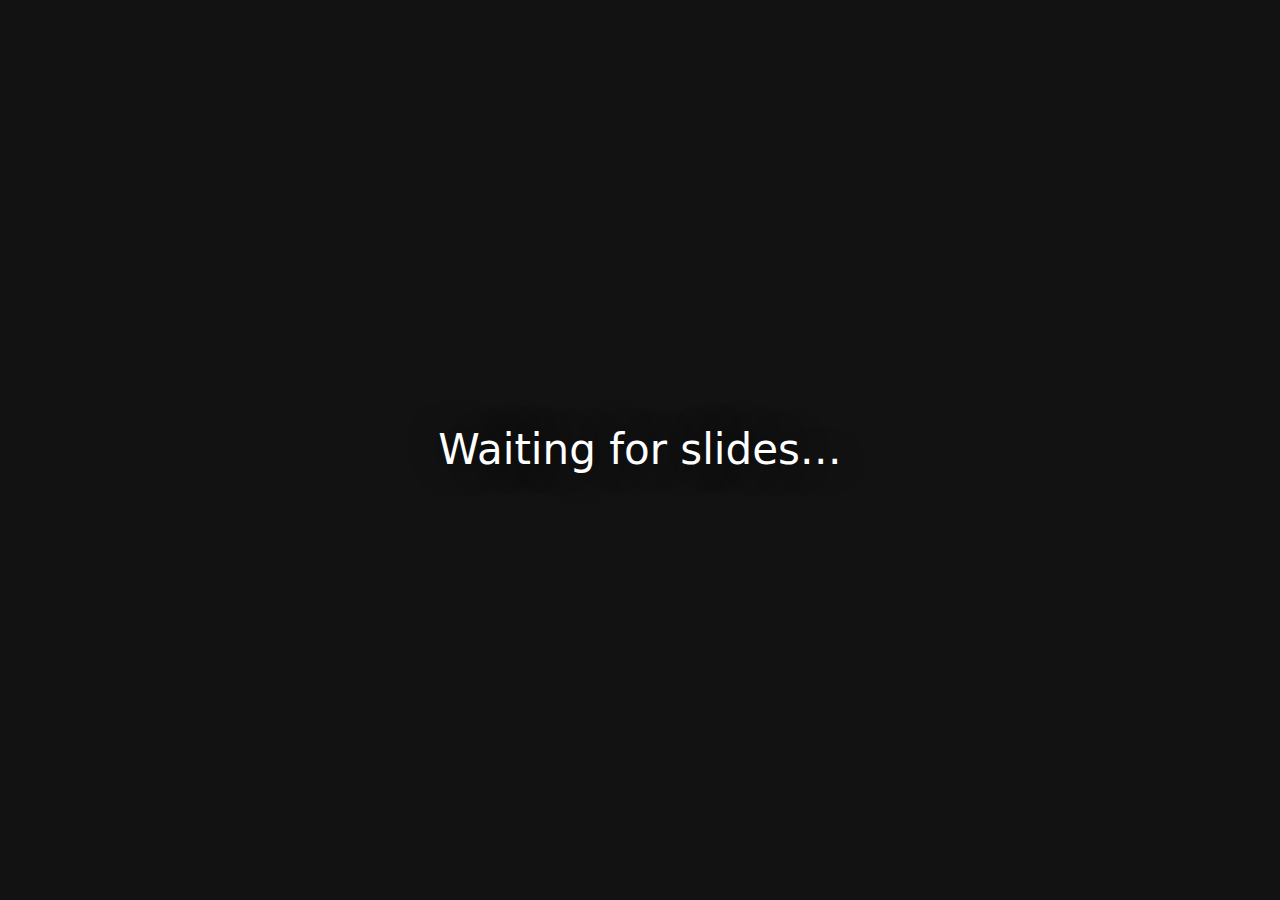
<file: apps/browser-overlay/index.html>
<!DOCTYPE html>
<html lang="en">
  <head>
    <meta charset="UTF-8" />
    <meta http-equiv="X-UA-Compatible" content="IE=edge" />
    <meta name="viewport" content="width=device-width, initial-scale=1.0" />
    <title>OBS Text Slides Overlay</title>
    <link rel="preconnect" href="https://fonts.googleapis.com">
    <link rel="preconnect" href="https://fonts.gstatic.com" crossorigin>
    <link href="https://fonts.googleapis.com/css2?family=Montserrat:wght@400;600;700&family=Roboto:wght@400;700&family=Open+Sans:wght@400;600;700&family=Lato:wght@400;700&family=Poppins:wght@400;600;700&family=Raleway:wght@400;600;700&family=Ubuntu:wght@400;700&family=Nunito:wght@400;700&family=Playfair+Display:wght@400;700&family=Merriweather:wght@400;700&family=PT+Sans:wght@400;700&family=Oswald:wght@400;700&display=swap" rel="stylesheet">
    <link rel="stylesheet" href="styles.css" />
  </head>
  <body>
    <div id="app" data-state="loading">
      <div class="slide-container">
        <div class="slide-body">
          <p>Waiting for slides…</p>
        </div>
        <div class="slide-progress" hidden></div>
      </div>
      <div class="debug" hidden>
        <span class="debug__state">state: loading</span>
      </div>
    </div>
    <script src="main.js" type="module"></script>
  </body>
</html>
</file>
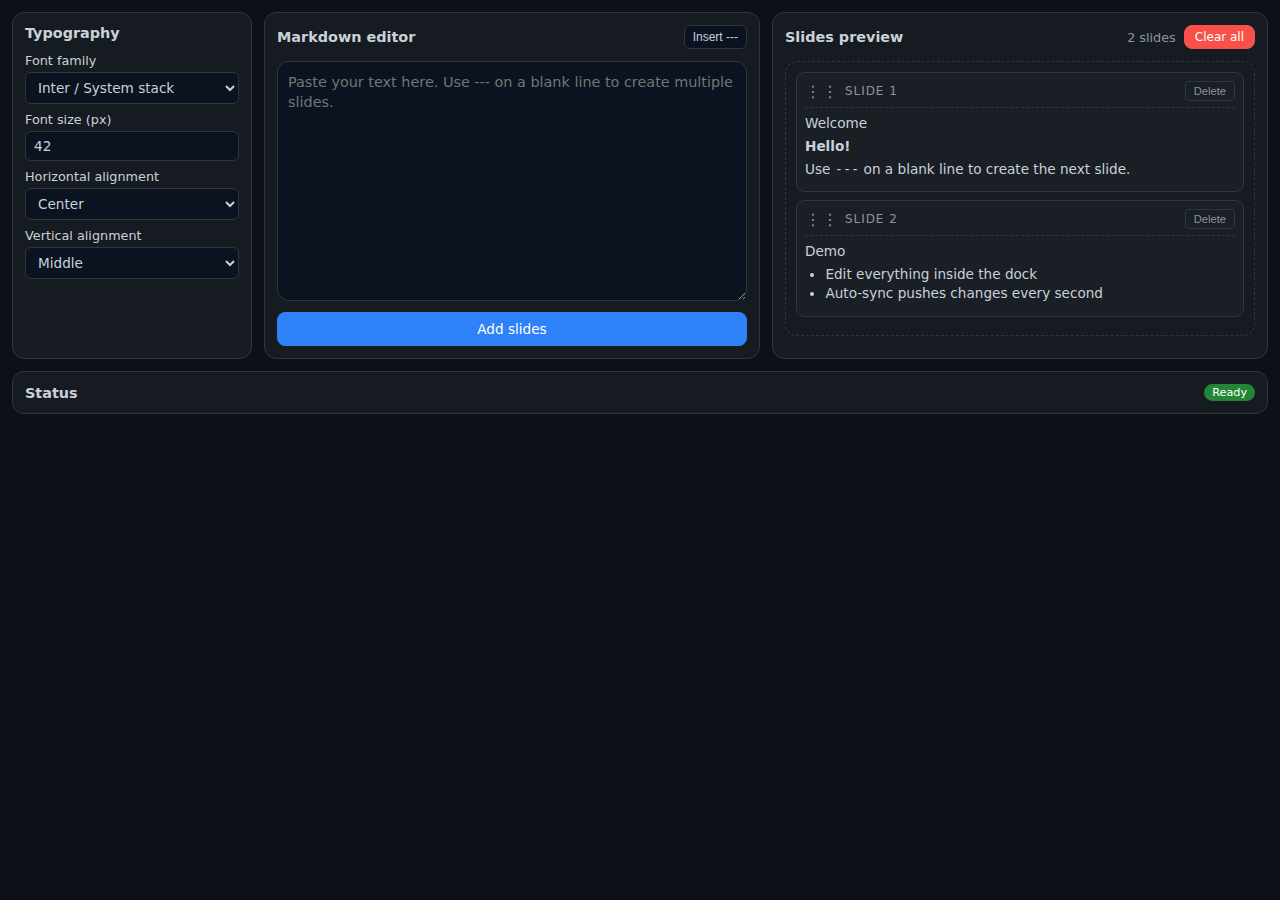
<file: apps/dock-ui/index.html>
<!DOCTYPE html>
<html lang="en">
  <head>
    <meta charset="UTF-8" />
    <meta http-equiv="X-UA-Compatible" content="IE=edge" />
    <meta name="viewport" content="width=device-width, initial-scale=1.0" />
    <title>OBS Text Slides Dock</title>
    <link rel="stylesheet" href="styles.css" />
  </head>
  <body>
    <div class="app" data-state="boot">
      <main class="app__main">
        <section class="panel panel--sidebar">
          <h2>Typography</h2>
          <div class="panel--settings">
            <label>
              Font family
              <select id="fontFamily">
                <option value="Inter, 'Segoe UI', sans-serif">Inter / System stack</option>
                <option value="Arial, Helvetica, sans-serif">Arial</option>
                <option value="'Helvetica Neue', Helvetica, Arial, sans-serif">Helvetica</option>
                <option value="'Segoe UI', Tahoma, Geneva, Verdana, sans-serif">Segoe UI</option>
                <option value="Verdana, Geneva, Tahoma, sans-serif">Verdana</option>
                <option value="Tahoma, Verdana, Segoe, sans-serif">Tahoma</option>
                <option value="'Trebuchet MS', 'Lucida Sans', Arial, sans-serif">Trebuchet MS</option>
                <option value="Georgia, 'Times New Roman', Times, serif">Georgia</option>
                <option value="'Times New Roman', Times, serif">Times New Roman</option>
                <option value="'Source Serif 4', 'Times New Roman', serif">Source Serif</option>
                <option value="Garamond, Baskerville, 'Times New Roman', serif">Garamond</option>
                <option value="'Courier New', Courier, monospace">Courier New</option>
                <option value="'JetBrains Mono', ui-monospace, SFMono-Regular, Consolas, monospace">JetBrains Mono</option>
                <option value="Consolas, 'Courier New', monospace">Consolas</option>
                <option value="'Comic Sans MS', 'Comic Sans', cursive">Comic Sans MS</option>
                <option value="Impact, Haettenschweiler, 'Arial Narrow Bold', sans-serif">Impact</option>
                <option value="'Lucida Console', Monaco, monospace">Lucida Console</option>
                <option value="'Palatino Linotype', 'Book Antiqua', Palatino, serif">Palatino</option>
              </select>
            </label>
            <label>
              Font size (px)
              <input id="fontSize" type="number" min="18" max="120" value="42" />
            </label>
            <label>
              Horizontal alignment
              <select id="textAlign">
                <option value="left">Left</option>
                <option value="center" selected>Center</option>
                <option value="right">Right</option>
              </select>
            </label>
            <label>
              Vertical alignment
              <select id="verticalAlign">
                <option value="flex-start">Top</option>
                <option value="center" selected>Middle</option>
                <option value="flex-end">Bottom</option>
              </select>
            </label>
          </div>
        </section>
        <section class="panel panel--editor">
          <header class="panel__header">
            <h2>Markdown editor</h2>
            <div class="toolbar">
              <button type="button" data-action="insert-delimiter">Insert ---</button>
            </div>
          </header>
          <textarea
            id="slidesTextarea"
            placeholder="Paste your text here. Use --- on a blank line to create multiple slides."
            spellcheck="false"
          ></textarea>
          <button type="button" class="btn btn--primary" data-action="add-slides">Add slides</button>
        </section>
        <section class="panel panel--preview">
          <header class="panel__header">
            <h2>Slides preview</h2>
            <div class="preview__actions">
              <span class="preview__count" data-preview-count>0 slides</span>
              <button type="button" class="btn btn--danger btn--small" data-action="clear-all" disabled>Clear all</button>
            </div>
          </header>
          <div id="preview" class="preview">
            <p class="preview__empty">No slides yet. Add content using the editor above.</p>
          </div>
        </section>
      </main>
      <details class="panel panel--status">
        <summary class="status__summary">
          <header class="panel__header">
            <h2>Status</h2>
            <span class="pill pill--success" data-status-pill>Booting</span>
          </header>
        </summary>
        <div class="status__body">
          <div class="status__meta">
            <span class="target__label">Storage</span>
            <code class="target__path">Local (per OBS instance)</code>
          </div>
          <ul id="statusLog" class="list list--log">
            <li>[Init] Waiting for editor input…</li>
          </ul>
        </div>
      </details>
    </div>
    <script src="main.js" type="module"></script>
  </body>
</html>
</file>
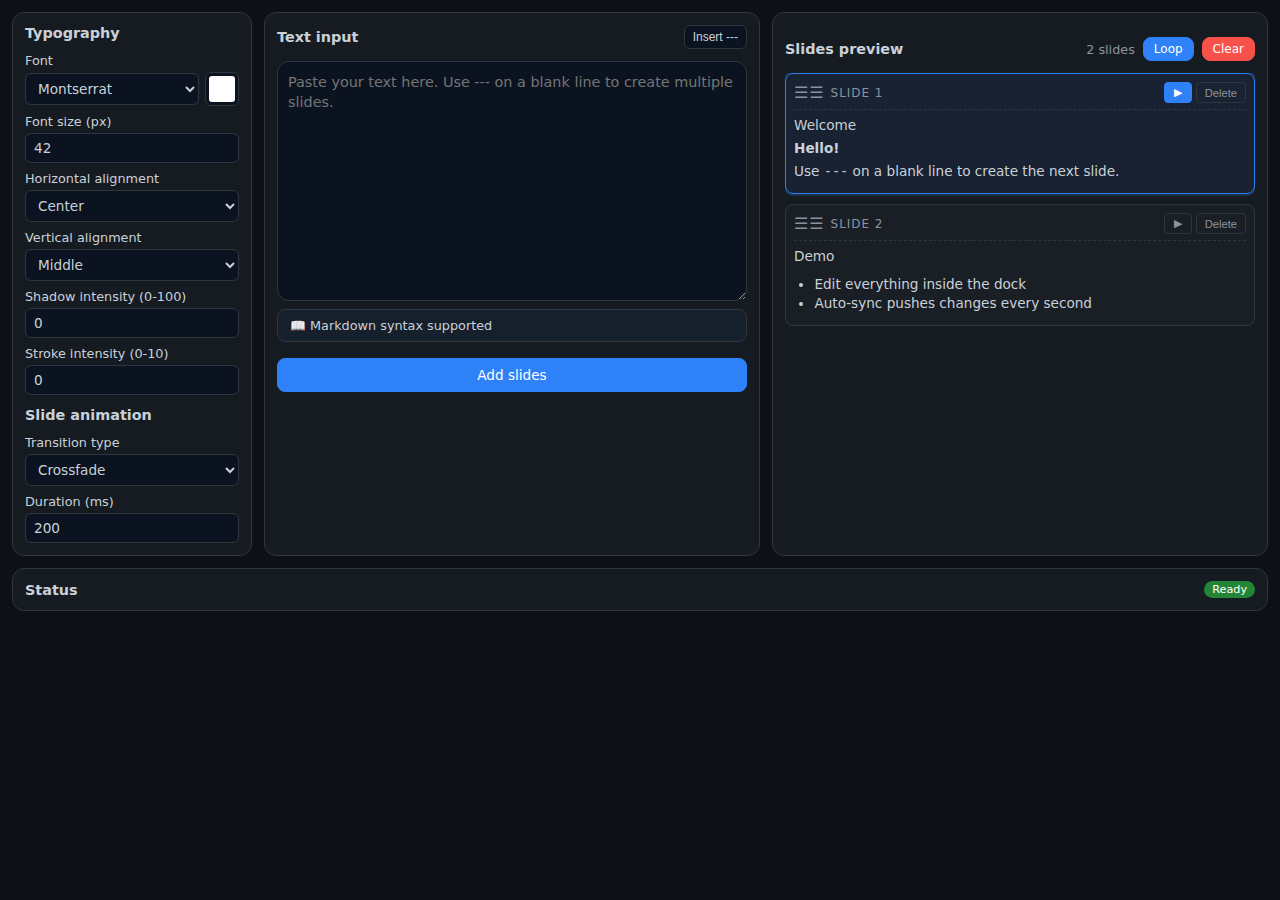
<file: Dock.html>
<!DOCTYPE html>
<html lang="en">
  <head>
    <meta charset="UTF-8" />
    <meta http-equiv="X-UA-Compatible" content="IE=edge" />
    <meta name="viewport" content="width=device-width, initial-scale=1.0" />
    <title>OBS Text Slides Dock</title>
    <style>
:root {
  color-scheme: dark;
  --bg: #0d1117;
  --panel: #161b22;
  --border: #30363d;
  --text: #c9d1d9;
  --muted: #8b949e;
  --accent: #2f81f7;
  --radius: 12px;
  --font-sans: "Inter", "Segoe UI", system-ui, -apple-system, BlinkMacSystemFont, sans-serif;
}

*,
*::before,
*::after {
  box-sizing: border-box;
}

body {
  margin: 0;
  font-family: var(--font-sans);
  font-size: 14px;
  background: var(--bg);
  color: var(--text);
}

.app {
  min-height: 100vh;
  display: flex;
  flex-direction: column;
  gap: 12px;
  padding: 12px;
}

.app__header,
.app__footer {
  display: flex;
  justify-content: space-between;
  align-items: center;
  background: var(--panel);
  padding: 14px 18px;
  border: 1px solid var(--border);
  border-radius: var(--radius);
  gap: 12px;
}

.target__path {
  background: #0b1320;
  padding: 2px 6px;
  border-radius: 4px;
  border: 1px solid var(--border);
  font-family: "JetBrains Mono", ui-monospace, SFMono-Regular, Consolas, monospace;
  font-size: 0.75rem;
}

.ghost {
  background: transparent;
  color: var(--text);
  border: 1px solid var(--border);
  border-radius: var(--radius);
  padding: 6px 12px;
  cursor: pointer;
  font-size: 0.85rem;
  white-space: nowrap;
}

.app__main {
  display: grid;
  grid-template-columns: 240px 1fr 1fr;
  gap: 12px;
}

.panel {
  background: var(--panel);
  border: 1px solid var(--border);
  border-radius: var(--radius);
  padding: 12px;
  min-height: 160px;
  display: flex;
  flex-direction: column;
}

.panel--status:not([open]) {
  min-height: auto;
}

.panel--sidebar {
  display: flex;
  flex-direction: column;
  gap: 12px;
}

.panel--sidebar h2 {
  margin: 0 0 8px 0;
  padding: 0;
  font-size: 0.9rem;
  color: var(--text);
}

.panel--settings {
  display: flex;
  flex-direction: column;
  gap: 8px;
  position: relative;
}

.panel--settings label {
  display: flex;
  flex-direction: column;
  gap: 4px;
  font-size: 0.8rem;
  margin-bottom: 0;
  color: var(--text);
}

.panel--settings select,
.panel--settings input[type="number"] {
  width: 100%;
  padding: 6px 8px;
  border: 1px solid var(--border);
  border-radius: 6px;
  background: #0b1320;
  color: var(--text);
  font-family: var(--font-sans);
  font-size: 0.85rem;
  cursor: pointer;
}

.panel--settings input[type="number"] {
  cursor: text;
}

.panel--settings input[type="range"] {
  cursor: pointer;
  height: 4px;
  background: var(--border);
  border-radius: 2px;
  appearance: none;
  -webkit-appearance: none;
  margin: 0;
}

.panel--settings input[type="range"]::-webkit-slider-thumb {
  -webkit-appearance: none;
  width: 12px;
  height: 12px;
  border-radius: 50%;
  background: var(--text);
  border: 2px solid var(--bg);
  cursor: pointer;
  box-shadow: 0 0 0 1px var(--border);
}

.label-with-inline-trigger {
  display: flex;
  flex-direction: column;
  gap: 4px;
  font-size: 0.8rem;
  margin-bottom: 0;
  color: var(--text);
}

.label-text {
  display: block;
  margin-bottom: 0;
}

.input-with-trigger {
  display: flex;
  gap: 6px;
  align-items: center;
}

.input-with-trigger select {
  flex: 1;
  min-width: 0;
}

.color-trigger-btn-inline {
  width: 34px;
  height: 34px;
  border-radius: 6px;
  border: 1px solid var(--border);
  background: #0b1320;
  cursor: pointer;
  padding: 3px;
  transition: all 0.2s;
  flex-shrink: 0;
}

.color-trigger-btn-inline:hover {
  border-color: var(--accent);
}

.color-trigger-swatch {
  display: block;
  width: 100%;
  height: 100%;
  border-radius: 3px;
  background-color: var(--swatch-color, #ffffff);
  opacity: var(--swatch-opacity, 1);
}

.color-picker-popover {
  position: absolute;
  z-index: 1000;
  background: rgba(22, 27, 34, 0.95);
  border: 1px solid var(--border);
  border-radius: 8px;
  padding: 12px;
  box-shadow: 0 8px 24px rgba(0, 0, 0, 0.5);
  min-width: 220px;
  left: 50%;
  transform: translateX(-50%);
  backdrop-filter: blur(8px);
}

.color-picker-backdrop {
  position: fixed;
  top: 0;
  left: 0;
  width: 100%;
  height: 100%;
  background: rgba(0, 0, 0, 0.3);
  backdrop-filter: blur(2px);
  z-index: 999;
}

.panel--sidebar {
  position: relative;
  overflow: visible;
}

.color-picker-content {
  display: flex;
  flex-direction: column;
  gap: 10px;
}

.color-picker-row {
  display: flex;
  gap: 8px;
  align-items: center;
}

.color-picker-row input[type="text"] {
  flex: 1;
  font-family: "JetBrains Mono", monospace;
  text-transform: uppercase;
  padding: 6px 8px;
  border: 1px solid var(--border);
  border-radius: 6px;
  background: #0b1320;
  color: var(--text);
  font-size: 0.85rem;
}

.color-picker-row input[type="color"] {
  width: 40px;
  height: 32px;
  padding: 2px;
  border: 1px solid var(--border);
  border-radius: 6px;
  background: transparent;
  cursor: pointer;
}

.color-picker-opacity {
  display: flex;
  flex-direction: column;
  gap: 6px;
}

.color-picker-opacity label {
  display: flex;
  flex-direction: column;
  gap: 4px;
  font-size: 0.75rem;
  color: var(--muted);
}

.color-picker-opacity label > span:first-child {
  font-weight: 500;
}

.color-picker-opacity input[type="range"] {
  width: 100%;
}

.color-picker-opacity label > span:last-child {
  text-align: right;
  font-family: "JetBrains Mono", monospace;
  color: var(--text);
}

.panel--settings select:focus,
.panel--settings input[type="number"]:focus {
  outline: none;
  border-color: var(--accent);
}

.panel__header {
  display: flex;
  justify-content: space-between;
  align-items: center;
  gap: 8px;
}

.panel--status {
  background: var(--panel);
  border: 1px solid var(--border);
  border-radius: var(--radius);
  padding: 0;
  min-height: auto;
}

.panel--status[open] {
  min-height: 150px;
}

.panel--status summary {
  list-style: none;
  cursor: pointer;
  padding: 0;
}

.panel--status summary::-webkit-details-marker {
  display: none;
}

.status__body {
  padding: 0 12px 12px 12px;
  margin-top: 12px;
  display: none;
}

.panel--status[open] .status__body {
  display: block;
}

.status__summary {
  list-style: none;
  cursor: pointer;
  padding: 0;
  user-select: none;
  transition: background 0.2s ease;
  display: block;
}

.status__summary .panel__header {
  padding: 12px;
  padding-bottom: 0;
}

.panel--status:not([open]) .status__summary .panel__header {
  padding-bottom: 12px;
}

.status__summary:hover {
  background: rgba(255, 255, 255, 0.03);
}

.status__meta {
  display: flex;
  align-items: center;
  gap: 6px;
  font-size: 0.8rem;
  margin-bottom: 8px;
}

.toolbar {
  display: flex;
  gap: 6px;
  flex-wrap: wrap;
}

.toolbar button {
  border: 1px solid var(--border);
  background: #0b1320;
  color: var(--text);
  border-radius: 6px;
  padding: 4px 8px;
  cursor: pointer;
  font-size: 0.75rem;
}

.panel h2 {
  margin: 0;
  font-size: 0.9rem;
  color: var(--text);
}

textarea {
  width: 100%;
  min-height: 240px;
  border-radius: var(--radius);
  border: 1px solid var(--border);
  background: #0b1320;
  color: var(--text);
  font-family: var(--font-sans);
  padding: 10px;
  resize: vertical;
  font-size: 0.9rem;
  line-height: 1.4;
  margin-top: 12px;
}

.markdown-help {
  margin-top: 8px;
  margin-bottom: 8px;
  border: 1px solid var(--border);
  border-radius: 8px;
  background: rgba(47, 129, 247, 0.05);
  overflow: hidden;
}

.markdown-help summary {
  padding: 8px 12px;
  cursor: pointer;
  font-size: 0.8rem;
  color: var(--text);
  user-select: none;
  list-style: none;
  display: flex;
  align-items: center;
  gap: 6px;
  transition: background 0.2s ease;
}

.markdown-help summary::-webkit-details-marker {
  display: none;
}

.markdown-help summary:hover {
  background: rgba(47, 129, 247, 0.1);
}

.markdown-help[open] summary {
  border-bottom: 1px solid var(--border);
  background: rgba(47, 129, 247, 0.08);
}

.markdown-help__list {
  list-style: none;
  padding: 10px 12px;
  margin: 0;
  display: grid;
  grid-template-columns: repeat(auto-fit, minmax(200px, 1fr));
  gap: 6px;
  font-size: 0.75rem;
}

.markdown-help__list li {
  color: var(--text);
  padding: 4px 0;
}

.markdown-help__list code {
  background: #0b1320;
  padding: 2px 5px;
  border-radius: 3px;
  font-size: 0.7rem;
  color: var(--accent);
  font-family: "JetBrains Mono", ui-monospace, SFMono-Regular, Consolas, monospace;
}

.btn {
  padding: 8px 16px;
  border-radius: 8px;
  border: 1px solid var(--border);
  background: #0b1320;
  color: var(--text);
  font-family: var(--font-sans);
  font-size: 0.85rem;
  cursor: pointer;
  transition: all 0.2s ease;
  font-weight: 500;
}

.btn:hover:not(:disabled) {
  background: #1a2332;
  border-color: var(--accent);
}

.btn--primary {
  background: var(--accent);
  border-color: var(--accent);
  color: #fff;
  margin-top: 8px;
  width: 100%;
}

.btn--primary:hover:not(:disabled) {
  background: #4a91ff;
  border-color: #4a91ff;
}

.btn--danger {
  background: #f85149;
  border-color: #f85149;
  color: #fff;
}

.btn--danger:hover:not(:disabled) {
  background: #ff6b63;
  border-color: #ff6b63;
}

.btn--info {
  background: var(--accent);
  border-color: var(--accent);
  color: #fff;
}

.btn--info:hover:not(:disabled) {
  background: #4a91ff;
  border-color: #4a91ff;
}

.btn--small {
  padding: 4px 10px;
  font-size: 0.75rem;
}

.btn:disabled {
  opacity: 0.5;
  cursor: not-allowed;
}

.muted {
  color: var(--muted);
  font-size: 0.85rem;
}

.panel--preview {
  overflow: hidden;
  max-height: 600px;
}

.panel__header--sticky {
  position: sticky;
  top: 0;
  background: var(--panel);
  z-index: 10;
  margin: -12px -12px 0 -12px;
  padding: 12px;
  margin-bottom: 12px;
}

.preview__slides {
  flex: 1;
  overflow-y: auto;
  overflow-x: hidden;
  padding: 0 0 12px 0;
  display: flex;
  flex-direction: column;
  gap: 10px;
  min-height: 200px;
}

.preview__slides::-webkit-scrollbar {
  width: 12px;
}

.preview__slides::-webkit-scrollbar-track {
  background: rgba(0, 0, 0, 0.3);
  border-radius: 6px;
  margin: 4px 0;
}

.preview__slides::-webkit-scrollbar-thumb {
  background: var(--accent);
  border-radius: 6px;
  border: 2px solid var(--panel);
}

.preview__slides::-webkit-scrollbar-thumb:hover {
  background: #4a91ff;
}

.preview__slides::-webkit-scrollbar-thumb:active {
  background: #2f81f7;
}

.preview__empty {
  color: var(--muted);
  font-style: italic;
  text-align: center;
  padding: 40px 15px;
  font-size: 0.85rem;
  margin: auto;
  display: flex;
  align-items: center;
  justify-content: center;
}

.preview__actions {
  display: flex;
  align-items: center;
  gap: 8px;
}

.preview__slide {
  border: 1px solid var(--border);
  border-radius: 8px;
  padding: 8px;
  background: rgba(255, 255, 255, 0.02);
  cursor: move;
  transition: all 0.2s ease;
  position: relative;
  font-size: 0.85rem;
  flex-shrink: 0;
}

.preview__slide:hover {
  background: rgba(255, 255, 255, 0.04);
  border-color: var(--accent);
}

.preview__slide--active {
  border-color: var(--accent);
  background: rgba(47, 129, 247, 0.08);
  box-shadow: 0 0 0 2px rgba(47, 129, 247, 0.2);
}

.preview__slide.dragging {
  opacity: 0.5;
  cursor: grabbing;
}

.preview__slide.drag-over {
  border-color: var(--accent);
  background: rgba(47, 129, 247, 0.1);
}

.preview__slide-header {
  display: flex;
  justify-content: space-between;
  align-items: center;
  margin-bottom: 6px;
  padding-bottom: 6px;
  border-bottom: 1px dashed var(--border);
}

.preview__slide-title {
  font-size: 0.75rem;
  text-transform: uppercase;
  letter-spacing: 0.08em;
  color: var(--muted);
  display: flex;
  align-items: center;
  gap: 6px;
}

.preview__slide-drag-handle {
  cursor: grab;
  color: var(--muted);
  font-size: 1rem;
  user-select: none;
}

.preview__slide-actions {
  display: flex;
  gap: 4px;
}

.preview__slide-play {
  background: transparent;
  border: 1px solid var(--border);
  color: var(--muted);
  padding: 3px 8px;
  border-radius: 4px;
  cursor: pointer;
  font-size: 0.7rem;
  transition: all 0.2s ease;
  display: flex;
  align-items: center;
  justify-content: center;
  min-width: 28px;
}

.preview__slide-play:hover {
  background: var(--accent);
  border-color: var(--accent);
  color: #fff;
}

.preview__slide--active .preview__slide-play {
  background: var(--accent);
  border-color: var(--accent);
  color: #fff;
}

.preview__slide-delete {
  background: transparent;
  border: 1px solid var(--border);
  color: var(--muted);
  padding: 3px 8px;
  border-radius: 4px;
  cursor: pointer;
  font-size: 0.7rem;
  transition: all 0.2s ease;
}

.preview__slide-delete:hover {
  background: #f85149;
  border-color: #f85149;
  color: #fff;
}

.preview__slide-content {
  color: var(--text);
  font-size: 0.85rem;
  line-height: 1.4;
}

.preview__slide-content h1,
.preview__slide-content h2,
.preview__slide-content h3 {
  font-size: 1em;
  margin: 0.3em 0;
}

.preview__slide-content p {
  margin: 0.3em 0;
}

.preview__slide-content ul,
.preview__slide-content ol {
  margin: 0.3em 0;
  padding-left: 1.5em;
  display: inline-block;
  text-align: left;
  max-width: 100%;
}

.list {
  list-style: none;
  padding: 0;
  margin: 0;
  display: flex;
  flex-direction: column;
  gap: 6px;
}

.list li {
  border: 1px solid var(--border);
  border-radius: 8px;
  padding: 8px 10px;
  font-size: 0.8rem;
  background: rgba(255, 255, 255, 0.02);
}

.list--log li {
  font-size: 0.75rem;
  border-style: dashed;
  font-family: "JetBrains Mono", ui-monospace, SFMono-Regular, Consolas, monospace;
}

.panel--log {
  background: var(--panel);
  border: 1px solid var(--border);
  border-radius: var(--radius);
  padding: 16px;
}

.tag {
  font-size: 0.65rem;
  border: 1px solid var(--border);
  border-radius: 999px;
  padding: 2px 8px;
  text-transform: uppercase;
  letter-spacing: 0.1em;
  color: var(--muted);
}

.pill {
  display: inline-flex;
  align-items: center;
  padding: 2px 8px;
  border-radius: 999px;
  font-size: 0.7rem;
}

.preview__count {
  font-size: 0.8rem;
  color: var(--muted);
}

.pill--neutral {
  background: #30363d;
  color: var(--muted);
}

.pill--success {
  background: #238636;
  color: #fff;
}

.pill--danger {
  background: #f85149;
  color: #fff;
}

.pill--warning {
  background: #9e6a03;
  color: #fff;
}

.app__footer p {
  margin: 0;
  font-size: 0.9rem;
  color: var(--muted);
}

@media (max-width: 960px) {
  .app__main {
    grid-template-columns: 1fr;
  }
}
    </style>
  </head>
  <body>
    <div class="app" data-state="boot">
      <main class="app__main">
        <section class="panel panel--sidebar">
          <h2>Typography</h2>
          <div class="panel--settings">
            <label class="label-with-inline-trigger">
              <span class="label-text">Font</span>
              <div class="input-with-trigger">
                <select id="fontFamily">
                <optgroup label="Google Fonts - Sans Serif">
                  <option value="'Montserrat', sans-serif">Montserrat</option>
                  <option value="'Roboto', sans-serif">Roboto</option>
                  <option value="'Open Sans', sans-serif">Open Sans</option>
                  <option value="'Lato', sans-serif">Lato</option>
                  <option value="'Poppins', sans-serif">Poppins</option>
                  <option value="'Raleway', sans-serif">Raleway</option>
                  <option value="'Ubuntu', sans-serif">Ubuntu</option>
                  <option value="'Nunito', sans-serif">Nunito</option>
                  <option value="'PT Sans', sans-serif">PT Sans</option>
                  <option value="'Oswald', sans-serif">Oswald</option>
                </optgroup>
                <optgroup label="Google Fonts - Serif">
                  <option value="'Playfair Display', serif">Playfair Display</option>
                  <option value="'Merriweather', serif">Merriweather</option>
                </optgroup>
                <optgroup label="System Fonts - Sans Serif">
                  <option value="Inter, 'Segoe UI', sans-serif">Inter / System</option>
                  <option value="Arial, Helvetica, sans-serif">Arial</option>
                  <option value="'Helvetica Neue', Helvetica, Arial, sans-serif">Helvetica</option>
                  <option value="'Segoe UI', Tahoma, Geneva, Verdana, sans-serif">Segoe UI</option>
                  <option value="Verdana, Geneva, Tahoma, sans-serif">Verdana</option>
                  <option value="Tahoma, Verdana, Segoe, sans-serif">Tahoma</option>
                  <option value="'Trebuchet MS', 'Lucida Sans', Arial, sans-serif">Trebuchet MS</option>
                  <option value="Impact, Haettenschweiler, 'Arial Narrow Bold', sans-serif">Impact</option>
                </optgroup>
                <optgroup label="System Fonts - Serif">
                  <option value="Georgia, 'Times New Roman', Times, serif">Georgia</option>
                  <option value="'Times New Roman', Times, serif">Times New Roman</option>
                  <option value="Garamond, Baskerville, 'Times New Roman', serif">Garamond</option>
                  <option value="'Palatino Linotype', 'Book Antiqua', Palatino, serif">Palatino</option>
                </optgroup>
                <optgroup label="Monospace">
                  <option value="'JetBrains Mono', ui-monospace, SFMono-Regular, Consolas, monospace">JetBrains Mono</option>
                  <option value="'Courier New', Courier, monospace">Courier New</option>
                  <option value="Consolas, 'Courier New', monospace">Consolas</option>
                  <option value="'Lucida Console', Monaco, monospace">Lucida Console</option>
                </optgroup>
                <optgroup label="Display / Fun">
                  <option value="'Comic Sans MS', 'Comic Sans', cursive">Comic Sans MS</option>
                </optgroup>
              </select>
              <button type="button" class="color-trigger-btn-inline" id="colorTriggerBtn" title="Click to edit color">
                <span class="color-trigger-swatch"></span>
              </button>
              </div>
            </label>
            <label>
              Font size (px)
              <input id="fontSize" type="number" min="18" max="120" value="42" />
            </label>
            <label>
              Horizontal alignment
              <select id="textAlign">
                <option value="left">Left</option>
                <option value="center" selected>Center</option>
                <option value="right">Right</option>
              </select>
            </label>
            <label>
              Vertical alignment
              <select id="verticalAlign">
                <option value="flex-start">Top</option>
                <option value="center" selected>Middle</option>
                <option value="flex-end">Bottom</option>
              </select>
            </label>

            <label>
              Shadow intensity (0-100)
              <input id="shadowIntensity" type="number" min="0" max="100" value="0" />
            </label>
            <label>
              Stroke intensity (0-10)
              <input id="strokeIntensity" type="number" min="0" max="10" value="0" />
            </label>

            <!-- Color Picker Popover -->
            <div id="colorPickerBackdrop" class="color-picker-backdrop" hidden></div>
            <div id="colorPickerPopover" class="color-picker-popover" hidden>
              <div class="color-picker-content">
                <div class="color-picker-row">
                  <input id="textColorHex" type="text" value="#ffffff" maxlength="7" spellcheck="false" placeholder="#ffffff" />
                  <input id="textColor" type="color" value="#ffffff" />
                </div>
                <div class="color-picker-opacity">
                  <label>
                    <span>Opacity</span>
                    <input id="textOpacity" type="range" min="0" max="100" value="100" />
                    <span id="textOpacityValue">100%</span>
                  </label>
                </div>
              </div>
            </div>

          </div>
          <h2>Slide animation</h2>
          <div class="panel--settings">
            <label>
              Transition type
              <select id="transitionType">
                <option value="crossfade">Crossfade</option>
                <option value="fade">Fade (sequential)</option>
                <option value="slide-left">Slide left</option>
                <option value="slide-right">Slide right</option>
                <option value="slide-up">Slide up</option>
                <option value="slide-down">Slide down</option>
                <option value="zoom-in">Zoom in</option>
                <option value="zoom-out">Zoom out</option>
                <option value="push-left">Push left</option>
                <option value="push-right">Push right</option>
                <option value="push-up">Push up</option>
                <option value="push-down">Push down</option>
                <option value="none">None (instant)</option>
              </select>
            </label>
            <label>
              Duration (ms)
              <input id="transitionDuration" type="number" min="0" max="2000" step="50" value="200" />
            </label>
          </div>
        </section>
        <section class="panel panel--editor">
          <header class="panel__header">
            <h2>Text input</h2>
            <div class="toolbar">
              <button type="button" data-action="insert-delimiter">Insert ---</button>
            </div>
          </header>
          <textarea
            id="slidesTextarea"
            placeholder="Paste your text here. Use --- on a blank line to create multiple slides."
            spellcheck="false"
          ></textarea>
          <details class="markdown-help">
            <summary>📖 Markdown syntax supported</summary>
            <ul class="markdown-help__list">
              <li><code>**bold**</code> or <code>__bold__</code> → <strong>bold</strong></li>
              <li><code>*italic*</code> or <code>_italic_</code> → <em>italic</em></li>
              <li><code>~~strike~~</code> → <del>strikethrough</del></li>
              <li><code># Heading</code> → Headings (H1-H6)</li>
              <li><code>[text](url)</code> → Links</li>
              <li><code>![alt](url)</code> → Images</li>
              <li><code>- item</code> → Unordered lists</li>
              <li><code>1. item</code> → Ordered lists</li>
              <li><code>`code`</code> → Inline code</li>
              <li><code>```code```</code> → Code blocks</li>
              <li><code>&gt; quote</code> → Blockquotes</li>
            </ul>
          </details>
          <button type="button" class="btn btn--primary" data-action="add-slides">Add slides</button>
        </section>
        <section class="panel panel--preview">
          <header class="panel__header panel__header--sticky">
            <h2>Slides preview</h2>
            <div class="preview__actions">
              <span class="preview__count" data-preview-count>0 slides</span>
              <button type="button" class="btn btn--small" data-action="toggle-loop" data-loop-enabled="true">Loop</button>
              <button type="button" class="btn btn--danger btn--small" data-action="clear-all" disabled>Clear</button>
            </div>
          </header>
          <div id="preview" class="preview__slides">
            <p class="preview__empty">No slides yet. Add content using the editor above.</p>
          </div>
        </section>
      </main>

      <details class="panel panel--status">
        <summary class="status__summary">
          <header class="panel__header">
            <h2>Status</h2>
            <span class="pill pill--success" data-status-pill>Booting</span>
          </header>
        </summary>
        <div class="status__body">
          <div class="status__meta">
            <span class="target__label">Storage</span>
            <code class="target__path">Local (per OBS instance)</code>
          </div>
          <ul id="statusLog" class="list list--log">
            <li>[Init] Waiting for editor input…</li>
          </ul>
        </div>
      </details>
    </div>
    <script>
// Markdown renderer
const BLOCK_DELIMITER = "\n";

function escapeHtml(value) {
  return value
    .replace(/&/g, "&amp;")
    .replace(/</g, "&lt;")
    .replace(/>/g, "&gt;")
    .replace(/"/g, "&quot;")
    .replace(/'/g, "&#39;");
}

function renderInline(value) {
  return value
    .replace(/!\[([^\]]*)\]\(([^)]+)\)/g, '<img alt="$1" src="$2" />')
    .replace(/\[([^\]]+)\]\(([^)]+)\)/g, '<a href="$2" target="_blank" rel="noopener">$1</a>')
    .replace(/`([^`]+)`/g, "<code>$1</code>")
    .replace(/\*\*([^*]+)\*\*/g, "<strong>$1</strong>")
    .replace(/__([^_]+)__/g, "<strong>$1</strong>")
    .replace(/\*([^*]+)\*/g, "<em>$1</em>")
    .replace(/_([^_]+)_/g, "<em>$1</em>")
    .replace(/~~([^~]+)~~/g, "<del>$1</del>");
}

function closeList(listState) {
  if (!listState.type) return "";
  const closing = listState.type === "ol" ? "</ol>" : "</ul>";
  listState.type = null;
  return closing;
}

function markdownToHtml(markdown) {
  if (!markdown) markdown = "";
  const lines = markdown.replace(/\r\n/g, BLOCK_DELIMITER).split(BLOCK_DELIMITER);
  let html = "";
  let inCodeBlock = false;
  let codeFence = "";
  let listState = { type: null };

  const flushParagraph = function(buffer) {
    if (!buffer.trim()) return;
    const lines = buffer.trim().split('\n');
    const processedLines = lines.map(function(line) { return renderInline(escapeHtml(line)); });
    html += "<p>" + processedLines.join('<br>') + "</p>";
  };

  let paragraphBuffer = "";
  let paragraphLines = [];

  for (let i = 0; i < lines.length; i++) {
    const rawLine = lines[i];
    const line = rawLine.replace(/\t/g, "    ");

    if (line.trim().startsWith("```")) {
      if (inCodeBlock) {
        html += "<pre><code>" + escapeHtml(codeFence) + "</code></pre>";
        codeFence = "";
        inCodeBlock = false;
      } else {
        if (paragraphLines.length > 0) {
          paragraphBuffer = paragraphLines.join('\n');
          flushParagraph(paragraphBuffer);
          paragraphBuffer = "";
          paragraphLines = [];
        }
        inCodeBlock = true;
      }
      continue;
    }

    if (inCodeBlock) {
      codeFence += (codeFence ? "\n" : "") + line;
      continue;
    }

    if (!line.trim()) {
      if (paragraphLines.length > 0) {
        paragraphBuffer = paragraphLines.join('\n');
        flushParagraph(paragraphBuffer);
        paragraphBuffer = "";
        paragraphLines = [];
      }
      html += closeList(listState);
      continue;
    }

    const headingMatch = line.match(/^(#{1,6})\s+(.*)$/);
    if (headingMatch) {
      if (paragraphLines.length > 0) {
        paragraphBuffer = paragraphLines.join('\n');
        flushParagraph(paragraphBuffer);
        paragraphBuffer = "";
        paragraphLines = [];
      }
      html += closeList(listState);
      const level = headingMatch[1].length;
      html += "<h" + level + ">" + renderInline(escapeHtml(headingMatch[2])) + "</h" + level + ">";
      continue;
    }

    const blockquoteMatch = line.match(/^>\s?(.*)$/);
    if (blockquoteMatch) {
      if (paragraphLines.length > 0) {
        paragraphBuffer = paragraphLines.join('\n');
        flushParagraph(paragraphBuffer);
        paragraphBuffer = "";
        paragraphLines = [];
      }
      html += closeList(listState);
      html += "<blockquote>" + renderInline(escapeHtml(blockquoteMatch[1])) + "</blockquote>";
      continue;
    }

    const unorderedMatch = line.match(/^[-*+]\s+(.*)$/);
    if (unorderedMatch) {
      if (paragraphLines.length > 0) {
        paragraphBuffer = paragraphLines.join('\n');
        flushParagraph(paragraphBuffer);
        paragraphBuffer = "";
        paragraphLines = [];
      }
      if (listState.type !== "ul") {
        html += closeList(listState);
        listState.type = "ul";
        html += "<ul>";
      }
      html += "<li>" + renderInline(escapeHtml(unorderedMatch[1])) + "</li>";
      continue;
    }

    const orderedMatch = line.match(/^\d+\.\s+(.*)$/);
    if (orderedMatch) {
      if (paragraphLines.length > 0) {
        paragraphBuffer = paragraphLines.join('\n');
        flushParagraph(paragraphBuffer);
        paragraphBuffer = "";
        paragraphLines = [];
      }
      if (listState.type !== "ol") {
        html += closeList(listState);
        listState.type = "ol";
        html += "<ol>";
      }
      html += "<li>" + renderInline(escapeHtml(orderedMatch[1])) + "</li>";
      continue;
    }

    paragraphLines.push(line.trim());
  }

  if (paragraphLines.length > 0) {
    paragraphBuffer = paragraphLines.join('\n');
    flushParagraph(paragraphBuffer);
  }

  html += closeList(listState);

  if (inCodeBlock) {
    html += "<pre><code>" + escapeHtml(codeFence) + "</code></pre>";
  }

  return html || "<p></p>";
}

// Main application
var textarea = document.querySelector("#slidesTextarea");
var preview = document.querySelector("#preview");
var insertDelimiterBtn = document.querySelector("[data-action='insert-delimiter']");
var addSlidesBtn = document.querySelector("[data-action='add-slides']");
var clearAllBtn = document.querySelector("[data-action='clear-all']");
var statusLogEl = document.querySelector("#statusLog");
var previewCountEl = document.querySelector("[data-preview-count]");

var fontSelect = document.querySelector("#fontFamily");
var fontSizeInput = document.querySelector("#fontSize");
var textAlignSelect = document.querySelector("#textAlign");
var verticalAlignSelect = document.querySelector("#verticalAlign");
var colorTriggerBtn = document.querySelector("#colorTriggerBtn");
var colorPickerPopover = document.querySelector("#colorPickerPopover");
var colorPickerBackdrop = document.querySelector("#colorPickerBackdrop");
var textColorInput = document.querySelector("#textColor");
var textColorHexInput = document.querySelector("#textColorHex");
var textOpacityInput = document.querySelector("#textOpacity");
var textOpacityValue = document.querySelector("#textOpacityValue");
var shadowIntensityInput = document.querySelector("#shadowIntensity");
var strokeIntensityInput = document.querySelector("#strokeIntensity");
var transitionTypeSelect = document.querySelector("#transitionType");
var transitionDurationInput = document.querySelector("#transitionDuration");
var loopBtn = document.querySelector("[data-action='toggle-loop']");
var statusPill = document.querySelector("[data-status-pill]");

var draggedSlideIndex = null;

var STATE_STORAGE_KEY = "obsTextSlides.state";
var DELIMITER = "\n\n---\n\n";

var clone = function(value) { return JSON.parse(JSON.stringify(value)); };

function debounce(func, wait) {
  var timeout;
  return function executedFunction() {
    var args = Array.prototype.slice.call(arguments);
    var later = function() {
      clearTimeout(timeout);
      func.apply(null, args);
    };
    clearTimeout(timeout);
    timeout = setTimeout(later, wait);
  };
}

var markdownCache = {};
var cacheKeys = [];
var MAX_CACHE_SIZE = 100;

function cachedMarkdownToHtml(markdown) {
  if (markdownCache[markdown]) {
    return markdownCache[markdown];
  }
  
  var html = markdownToHtml(markdown);
  
  if (cacheKeys.length >= MAX_CACHE_SIZE) {
    var firstKey = cacheKeys.shift();
    delete markdownCache[firstKey];
  }
  
  markdownCache[markdown] = html;
  cacheKeys.push(markdown);
  return html;
}

var DEFAULT_STATE = {
  version: "1.0.0",
  updatedAt: new Date().toISOString(),
  metadata: {
    lastWriter: "dock-ui",
    source: "control-panel",
    notes: "initial",
  },
  settings: {
    defaultFontFamily: "'Montserrat', sans-serif",
    defaultFontSizePx: 42,
    lineHeight: 1.25,
    textAlign: "center",
    verticalAlign: "center",
    textColor: "#ffffff",
    textOpacity: 100,
    shadowIntensity: 0,
    strokeIntensity: 0,
    markdown: true,
    transitionType: "crossfade",
    transitionDuration: 200,
  },
  slides: [
    {
      id: "slide-001",
      title: "Welcome",
      body: "### Hello!\nUse `---` on a blank line to create the next slide.",
      raw: "Welcome\n\n### Hello!\nUse `---` on a blank line to create the next slide.",
      fontFamily: null,
      fontSizePx: null,
      textAlign: null,
      notes: "",
      durationMs: 0,
    },
    {
      id: "slide-002",
      title: "Demo",
      body: "- Edit everything inside the dock\n- Auto-sync pushes changes every second",
      raw: "Demo\n\n- Edit everything inside the dock\n- Auto-sync pushes changes every second",
      fontFamily: null,
      fontSizePx: null,
      textAlign: null,
      notes: "",
      durationMs: 0,
    },
  ],
  activeSlideIndex: 0,
  playlist: {
    mode: "manual",
    loop: true,
    autoAdvanceMs: 0,
  },
};

var state = loadStateFromStorage();
var luaSeq = 0;

var channel = new BroadcastChannel("obs-text-slides");
channel.addEventListener("message", function(event) {
  var payload = event && event.data;
  if (!payload || typeof payload !== "object") return;
  if (payload.type === "request-state") {
    channel.postMessage({ type: "state", source: "dock-ui", payload: state });
    appendStatusLog("Shared current state with overlay.");
  }
});

function loadStateFromStorage() {
  try {
    var raw = localStorage.getItem(STATE_STORAGE_KEY);
    if (!raw) return clone(DEFAULT_STATE);
    var parsed = JSON.parse(raw);
    if (!Array.isArray(parsed.slides)) {
      return clone(DEFAULT_STATE);
    }
    var merged = clone(DEFAULT_STATE);
    for (var key in parsed) {
      if (parsed.hasOwnProperty(key)) {
        merged[key] = parsed[key];
      }
    }
    if (parsed.settings) {
      for (var skey in parsed.settings) {
        if (parsed.settings.hasOwnProperty(skey)) {
          merged.settings[skey] = parsed.settings[skey];
        }
      }
    }
    return merged;
  } catch (e) {
    return clone(DEFAULT_STATE);
  }
}

function persistState(reason) {
  if (!reason) reason = "auto";
  state.updatedAt = new Date().toISOString();
  state.metadata = {
    lastWriter: "dock-ui",
    source: "control-panel",
    notes: reason,
  };
  localStorage.setItem(STATE_STORAGE_KEY, JSON.stringify(state));
  channel.postMessage({ type: "state", source: "dock-ui", payload: state });
  renderStatus("Auto-sync ready", "success");
  appendStatusLog("Saved " + state.slides.length + " slides (" + reason + ").");
}

function applyStateToUi() {
  if (fontSelect) fontSelect.value = state.settings.defaultFontFamily;
  if (fontSizeInput) fontSizeInput.value = String(state.settings.defaultFontSizePx);
  if (textAlignSelect) textAlignSelect.value = state.settings.textAlign;
  if (verticalAlignSelect) verticalAlignSelect.value = state.settings.verticalAlign;
  if (textColorInput) textColorInput.value = state.settings.textColor || "#ffffff";
  if (textColorHexInput) textColorHexInput.value = state.settings.textColor || "#ffffff";
  if (textOpacityInput) {
    textOpacityInput.value = String(state.settings.textOpacity != null ? state.settings.textOpacity : 100);
    if (textOpacityValue) textOpacityValue.textContent = textOpacityInput.value + "%";
  }
  updateColorSwatch();
  if (shadowIntensityInput) shadowIntensityInput.value = String(state.settings.shadowIntensity != null ? state.settings.shadowIntensity : 0);
  if (strokeIntensityInput) strokeIntensityInput.value = String(state.settings.strokeIntensity != null ? state.settings.strokeIntensity : 0);
  if (transitionTypeSelect) transitionTypeSelect.value = state.settings.transitionType || "crossfade";
  if (transitionDurationInput) transitionDurationInput.value = String(state.settings.transitionDuration || 200);
  updateLoopButton();
  renderPreview();
  updateClearAllButton();
}

function renderPreview() {
  if (!preview) return;
  
  if (!state.slides || state.slides.length === 0) {
    preview.innerHTML = '<p class="preview__empty">No slides yet. Add content using the editor above.</p>';
    if (previewCountEl) {
      previewCountEl.textContent = "0 slides";
    }
    return;
  }

  var scrollTop = preview.scrollTop;
  
  var html = "";
  for (var i = 0; i < state.slides.length; i++) {
    var slide = state.slides[i];
    var isActive = i === state.activeSlideIndex;
    html += '<article class="preview__slide' + (isActive ? ' preview__slide--active' : '') + '" draggable="true" data-slide-index="' + i + '">';
    html += '<div class="preview__slide-header">';
    html += '<div class="preview__slide-title">';
    html += '<span class="preview__slide-drag-handle">☰☰</span>';
    html += '<span>Slide ' + (i + 1) + '</span>';
    html += '</div>';
    html += '<div class="preview__slide-actions">';
    html += '<button type="button" class="preview__slide-play" data-play-index="' + i + '" title="Show this slide">▶</button>';
    html += '<button type="button" class="preview__slide-delete" data-delete-index="' + i + '" title="Delete this slide">Delete</button>';
    html += '</div>';
    html += '</div>';
    html += '<div class="preview__slide-content">' + cachedMarkdownToHtml(slide.raw || "") + '</div>';
    html += '</article>';
  }
  
  preview.innerHTML = html;
  preview.scrollTop = scrollTop;
  
  if (previewCountEl) {
    previewCountEl.textContent = state.slides.length + " " + (state.slides.length === 1 ? "slide" : "slides");
  }

  attachSlideEventListeners();
}

function parseSlides(value) {
  var chunks = value ? value.split(/\n\s*---\s*\n/g) : [];
  var results = [];
  for (var i = 0; i < chunks.length; i++) {
    var chunk = chunks[i].trim();
    if (!chunk) continue;
    var lines = chunk.split("\n");
    results.push({
      id: "slide-" + String(i + 1).padStart(10, "0"),
      title: lines[0] || "Slide " + (i + 1),
      body: chunk,
      raw: chunk,
      fontFamily: null,
      fontSizePx: null,
      textAlign: null,
      notes: "",
      durationMs: 0,
    });
  }
  return results;
}

function addSlides() {
  if (!textarea || !textarea.value.trim()) return;
  
  var newSlides = parseSlides(textarea.value);
  if (!newSlides.length) return;
  
  state.slides = state.slides.concat(newSlides);
  textarea.value = "";
  
  renderPreview();
  updateClearAllButton();
  persistState("add-slides");
  appendStatusLog("Added " + newSlides.length + " slide" + (newSlides.length > 1 ? 's' : '') + ".");
}

function deleteSlide(index) {
  if (index < 0 || index >= state.slides.length) return;
  
  state.slides.splice(index, 1);
  
  if (state.activeSlideIndex >= state.slides.length) {
    state.activeSlideIndex = Math.max(0, state.slides.length - 1);
  }
  
  renderPreview();
  updateClearAllButton();
  persistState("delete-slide");
  appendStatusLog("Deleted slide " + (index + 1) + ".");
}

function clearAllSlides() {
  if (!state.slides.length) return;
  
  var count = state.slides.length;
  state.slides = [];
  state.activeSlideIndex = 0;
  
  renderPreview();
  updateClearAllButton();
  persistState("clear-all");
  appendStatusLog("Cleared all " + count + " slides.");
}

function updateClearAllButton() {
  if (!clearAllBtn) return;
  clearAllBtn.disabled = !state.slides || state.slides.length === 0;
}

function insertDelimiter() {
  if (!textarea) return;
  var selectionStart = textarea.selectionStart;
  var selectionEnd = textarea.selectionEnd;
  var value = textarea.value;
  textarea.value = value.slice(0, selectionStart) + DELIMITER + value.slice(selectionEnd);
  textarea.focus();
  textarea.selectionStart = textarea.selectionEnd = selectionStart + DELIMITER.length;
}

function attachSlideEventListeners() {
  var playButtons = document.querySelectorAll(".preview__slide-play");
  for (var i = 0; i < playButtons.length; i++) {
    playButtons[i].addEventListener("click", function(e) {
      e.stopPropagation();
      var index = parseInt(this.dataset.playIndex, 10);
      setActiveSlide(index, "manual-play");
    });
  }

  var deleteButtons = document.querySelectorAll(".preview__slide-delete");
  for (var i = 0; i < deleteButtons.length; i++) {
    deleteButtons[i].addEventListener("click", function(e) {
      e.stopPropagation();
      var index = parseInt(this.dataset.deleteIndex, 10);
      deleteSlide(index);
    });
  }

  var slides = document.querySelectorAll(".preview__slide");
  for (var i = 0; i < slides.length; i++) {
    slides[i].addEventListener("dragstart", handleDragStart);
    slides[i].addEventListener("dragover", handleDragOver);
    slides[i].addEventListener("drop", handleDrop);
    slides[i].addEventListener("dragend", handleDragEnd);
    slides[i].addEventListener("dragenter", handleDragEnter);
    slides[i].addEventListener("dragleave", handleDragLeave);
  }
}

function handleDragStart(e) {
  draggedSlideIndex = parseInt(e.currentTarget.dataset.slideIndex, 10);
  e.currentTarget.classList.add("dragging");
  e.dataTransfer.effectAllowed = "move";
  e.dataTransfer.setData("text/html", e.currentTarget.innerHTML);
}

function handleDragOver(e) {
  if (e.preventDefault) {
    e.preventDefault();
  }
  e.dataTransfer.dropEffect = "move";
  return false;
}

function handleDragEnter(e) {
  e.currentTarget.classList.add("drag-over");
}

function handleDragLeave(e) {
  e.currentTarget.classList.remove("drag-over");
}

function handleDrop(e) {
  if (e.stopPropagation) {
    e.stopPropagation();
  }
  e.preventDefault();

  var dropIndex = parseInt(e.currentTarget.dataset.slideIndex, 10);
  
  if (draggedSlideIndex !== null && draggedSlideIndex !== dropIndex) {
    var draggedSlide = state.slides[draggedSlideIndex];
    state.slides.splice(draggedSlideIndex, 1);
    state.slides.splice(dropIndex, 0, draggedSlide);
    
    if (state.activeSlideIndex === draggedSlideIndex) {
      state.activeSlideIndex = dropIndex;
    } else if (draggedSlideIndex < state.activeSlideIndex && dropIndex >= state.activeSlideIndex) {
      state.activeSlideIndex--;
    } else if (draggedSlideIndex > state.activeSlideIndex && dropIndex <= state.activeSlideIndex) {
      state.activeSlideIndex++;
    }
    
    renderPreview();
    persistState("reorder-slides");
    appendStatusLog("Moved slide " + (draggedSlideIndex + 1) + " to position " + (dropIndex + 1) + ".");
  }

  return false;
}

function handleDragEnd(e) {
  e.currentTarget.classList.remove("dragging");
  var allSlides = document.querySelectorAll(".preview__slide");
  for (var i = 0; i < allSlides.length; i++) {
    allSlides[i].classList.remove("drag-over");
  }
  draggedSlideIndex = null;
}

function updateSettings(reason) {
  if (!reason) reason = "settings";
  state.settings.defaultFontFamily = fontSelect ? fontSelect.value : state.settings.defaultFontFamily;
  state.settings.defaultFontSizePx = fontSizeInput ? Number(fontSizeInput.value) : state.settings.defaultFontSizePx;
  state.settings.textAlign = textAlignSelect ? textAlignSelect.value : state.settings.textAlign;
  state.settings.verticalAlign = verticalAlignSelect ? verticalAlignSelect.value : state.settings.verticalAlign;
  state.settings.textColor = textColorInput ? textColorInput.value : state.settings.textColor;
  state.settings.textOpacity = textOpacityInput ? Number(textOpacityInput.value) : state.settings.textOpacity;

  if (textColorHexInput && textColorInput) textColorHexInput.value = textColorInput.value;
  if (textOpacityValue && textOpacityInput) textOpacityValue.textContent = textOpacityInput.value + "%";
  updateColorSwatch();

  state.settings.shadowIntensity = shadowIntensityInput ? Number(shadowIntensityInput.value) : state.settings.shadowIntensity;
  state.settings.strokeIntensity = strokeIntensityInput ? Number(strokeIntensityInput.value) : state.settings.strokeIntensity;
  state.settings.transitionType = transitionTypeSelect ? transitionTypeSelect.value : state.settings.transitionType;
  state.settings.transitionDuration = transitionDurationInput ? Number(transitionDurationInput.value) : state.settings.transitionDuration;
  persistState(reason);
}

function updateColorSwatch() {
  var swatch = document.querySelector(".color-trigger-swatch");
  if (!swatch) return;
  var color = textColorInput ? textColorInput.value : "#ffffff";
  var opacity = textOpacityInput ? Number(textOpacityInput.value) / 100 : 1;
  swatch.style.setProperty("--swatch-color", color);
  swatch.style.setProperty("--swatch-opacity", String(opacity));
}

function showColorPicker() {
  if (!colorPickerPopover || !colorTriggerBtn) return;
  
  var settings = document.querySelector(".panel--settings");
  var btnRect = colorTriggerBtn.getBoundingClientRect();
  var settingsRect = settings.getBoundingClientRect();
  
  var top = btnRect.top - settingsRect.top + btnRect.height + 4;
  
  colorPickerPopover.style.top = top + "px";
  colorPickerPopover.hidden = false;
  if (colorPickerBackdrop) colorPickerBackdrop.hidden = false;
}

function hideColorPicker() {
  if (colorPickerPopover) colorPickerPopover.hidden = true;
  if (colorPickerBackdrop) colorPickerBackdrop.hidden = true;
}

function toggleLoop() {
  if (!state.playlist) state.playlist = { mode: "manual", loop: true, autoAdvanceMs: 0 };
  state.playlist.loop = !state.playlist.loop;
  updateLoopButton();
  persistState("loop setting");
  appendStatusLog("Loop " + (state.playlist.loop ? 'enabled' : 'disabled') + ".");
}

function updateLoopButton() {
  if (!loopBtn) return;
  var isLoopEnabled = state.playlist && state.playlist.loop != null ? state.playlist.loop : true;
  loopBtn.dataset.loopEnabled = String(isLoopEnabled);
  
  if (isLoopEnabled) {
    loopBtn.classList.add("btn--info");
  } else {
    loopBtn.classList.remove("btn--info");
  }
}

var debouncedUpdateSettings = debounce(updateSettings, 300);

function renderStatus(text, tone) {
  if (!tone) tone = "neutral";
  if (!statusPill) return;
  statusPill.textContent = text;
  statusPill.className = "pill pill--" + tone;
}

var MAX_LOG_ENTRIES = 50;

function appendStatusLog(message) {
  if (!statusLogEl) return;
  var entry = document.createElement("li");
  entry.textContent = "[" + new Date().toLocaleTimeString() + "] " + message;
  statusLogEl.insertBefore(entry, statusLogEl.firstChild);
  
  while (statusLogEl.children.length > MAX_LOG_ENTRIES) {
    statusLogEl.removeChild(statusLogEl.lastChild);
  }
}

function setActiveSlide(index, reason) {
  if (!reason) reason = "manual";
  if (!state.slides.length) return;
  var clamped = Math.max(0, Math.min(index, state.slides.length - 1));
  if (clamped === state.activeSlideIndex) return;
  state.activeSlideIndex = clamped;
  renderPreview();
  persistState(reason);
}

function handleNextSlide(reason) {
  if (!reason) reason = "manual";
  if (!state.slides.length) return;
  
  var nextIndex = state.activeSlideIndex + 1;
  
  if (nextIndex >= state.slides.length) {
    if (state.playlist && state.playlist.loop) {
      setActiveSlide(0, reason);
      appendStatusLog("Loop: returned to first slide.");
    }
  } else {
    setActiveSlide(nextIndex, reason);
  }
}

var pendingScript = null;

function pollLuaCommands() {
  if (pendingScript) return;
  
  pendingScript = document.createElement("script");
  pendingScript.src = "./hotkeys.js?t=" + Date.now();
  pendingScript.onload = function() {
    var payload = window.__obsTextSlidesHotkey;
    if (payload && typeof payload.seq === "number" && payload.seq > luaSeq) {
      luaSeq = payload.seq;
      if (payload.command === "next") {
        handleNextSlide("lua-next");
      } else if (payload.command === "prev") {
        setActiveSlide(state.activeSlideIndex - 1, "lua-prev");
      } else if (payload.command === "first") {
        setActiveSlide(0, "lua-first");
      } else if (typeof payload.command === "number") {
        setActiveSlide(payload.command, "lua-jump");
      }
    }
    if (pendingScript) {
      pendingScript.remove();
      pendingScript = null;
    }
  };
  pendingScript.onerror = function() {
    if (pendingScript) {
      pendingScript.remove();
      pendingScript = null;
    }
  };
  document.body.appendChild(pendingScript);
}

function init() {
  if (insertDelimiterBtn) insertDelimiterBtn.addEventListener("click", insertDelimiter);
  if (addSlidesBtn) addSlidesBtn.addEventListener("click", addSlides);
  if (clearAllBtn) clearAllBtn.addEventListener("click", clearAllSlides);
  if (loopBtn) loopBtn.addEventListener("click", toggleLoop);
  if (fontSelect) fontSelect.addEventListener("change", function() { updateSettings("font family"); });
  if (fontSizeInput) fontSizeInput.addEventListener("input", function() { debouncedUpdateSettings("font size"); });
  if (textAlignSelect) textAlignSelect.addEventListener("change", function() { updateSettings("horizontal alignment"); });
  if (verticalAlignSelect) verticalAlignSelect.addEventListener("change", function() { updateSettings("vertical alignment"); });
  
  if (colorTriggerBtn) colorTriggerBtn.addEventListener("click", showColorPicker);
  
  if (textColorInput) {
    textColorInput.addEventListener("input", function() {
      if (textColorHexInput) textColorHexInput.value = textColorInput.value;
      updateColorSwatch();
      debouncedUpdateSettings("text color");
    });
  }
  
  if (textColorHexInput) {
    textColorHexInput.addEventListener("change", function() {
      var val = textColorHexInput.value;
      if (/^#[0-9A-F]{6}$/i.test(val)) {
        if (textColorInput) textColorInput.value = val;
        updateColorSwatch();
        updateSettings("text color hex");
      }
    });
  }

  if (textOpacityInput) {
    textOpacityInput.addEventListener("input", function() {
      if (textOpacityValue) textOpacityValue.textContent = textOpacityInput.value + "%";
      updateColorSwatch();
      debouncedUpdateSettings("text opacity");
    });
  }
  
  document.addEventListener("click", function(e) {
    if (colorPickerPopover && !colorPickerPopover.hidden) {
      if (!colorPickerPopover.contains(e.target) && colorTriggerBtn && !colorTriggerBtn.contains(e.target)) {
        hideColorPicker();
      }
    }
  });
  
  if (colorPickerBackdrop) colorPickerBackdrop.addEventListener("click", hideColorPicker);

  if (shadowIntensityInput) shadowIntensityInput.addEventListener("input", function() { debouncedUpdateSettings("shadow intensity"); });
  if (strokeIntensityInput) strokeIntensityInput.addEventListener("input", function() { debouncedUpdateSettings("stroke intensity"); });
  if (transitionTypeSelect) transitionTypeSelect.addEventListener("change", function() { updateSettings("transition type"); });
  if (transitionDurationInput) transitionDurationInput.addEventListener("input", function() { debouncedUpdateSettings("transition duration"); });

  applyStateToUi();
  renderStatus("Ready", "success");
  appendStatusLog("Dock ready. Add slides using the editor.");
  channel.postMessage({ type: "state", source: "dock-ui", payload: state });
  setInterval(pollLuaCommands, 1000);
}

init();
    </script>
  </body>
</html>
</file>
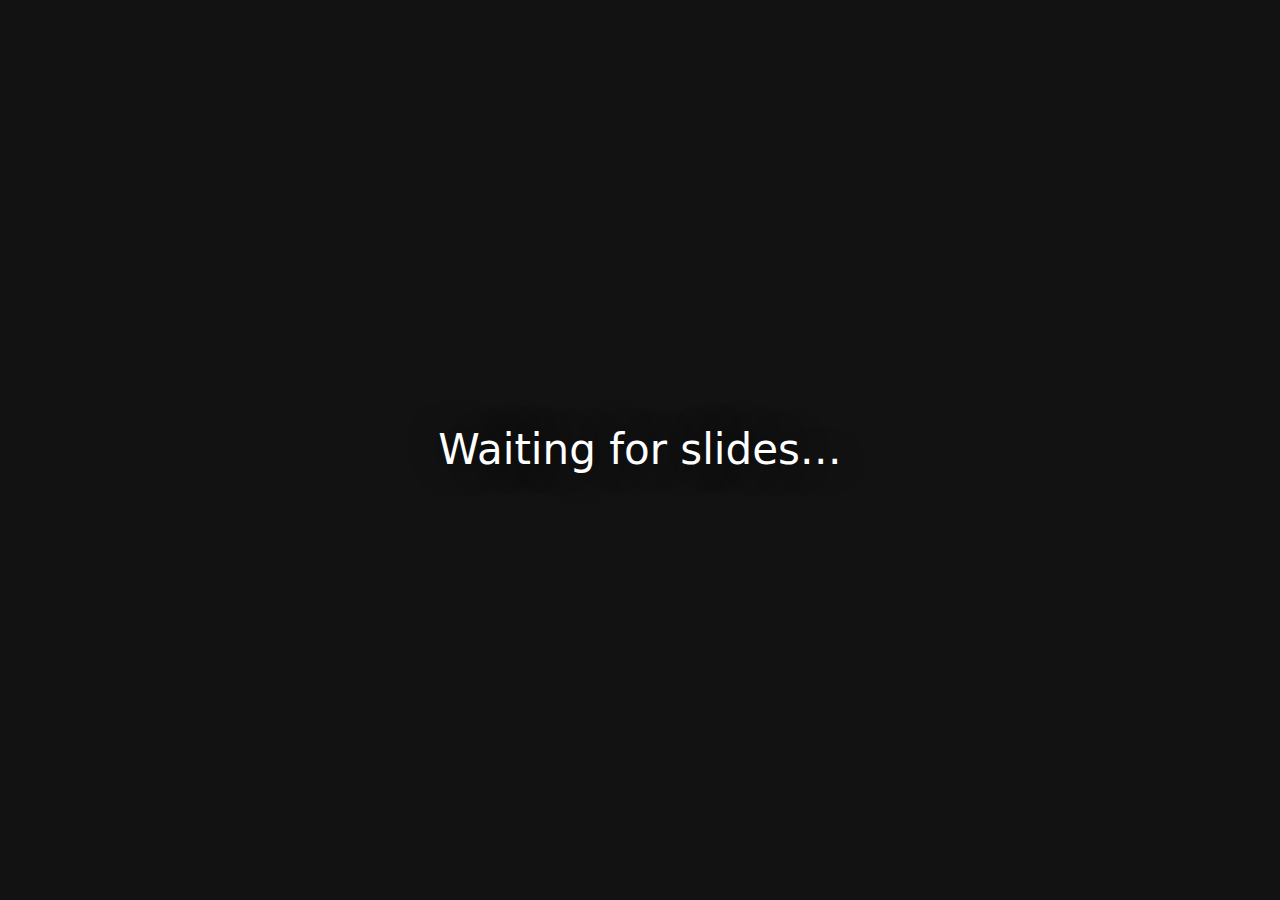
<file: Source.html>
<!DOCTYPE html>
<html lang="en">
  <head>
    <meta charset="UTF-8" />
    <meta http-equiv="X-UA-Compatible" content="IE=edge" />
    <meta name="viewport" content="width=device-width, initial-scale=1.0" />
    <title>OBS Text Slides Overlay</title>
    <style>
:root {
  color-scheme: dark;
  --font-family: "Inter", "Segoe UI", system-ui, sans-serif;
  --font-size-min: 22px;
  --font-size-max: 110px;
  --font-size-target: 42;
  --text-color: #ffffff;
  --shadow: 0 0 30px rgba(0, 0, 0, 0.6);
  --transition-ms: 200ms;
  --transition-duration: 200ms;
}

*,
*::before,
*::after {
  box-sizing: border-box;
}

html,
body {
  margin: 0;
  padding: 0;
  width: 100%;
  height: 100%;
  background: transparent;
  font-family: var(--font-family);
}

#app {
  position: relative;
  width: 100%;
  height: 100%;
  display: flex;
  align-items: center;
  justify-content: center;
  text-align: center;
  color: var(--text-color);
}

.slide-container {
  width: 100%;
  height: 100%;
  padding: 0;
  margin: 0;
  display: flex;
  flex-direction: column;
  justify-content: center;
  align-items: center;
}

.slide-body {
  width: 100%;
  max-width: 100%;
  margin: 0;
  padding: 0;
  font-size: calc(var(--font-size-target) * 1px);
  line-height: 1.2;
  text-shadow: var(--shadow);
  opacity: 1;
  word-wrap: break-word;
  overflow-wrap: break-word;
}

.slide-body.is-hidden {
  opacity: 0;
}

.slide-body > *:first-child {
  margin-top: 0;
}

.slide-body > *:last-child {
  margin-bottom: 0;
}

ul, ol {
  display: inline-block;
  text-align: left;
  margin: 0;
  padding-left: 1.5em;
  max-width: 100%;
}

li {
  margin-bottom: 0.2em;
}

.slide-body[class*="transition-"] {
  will-change: opacity, transform;
}

.slide-body.transition-out {
  animation: fadeOut var(--transition-duration) ease-out forwards;
}

.slide-body.transition-in {
  animation: fadeIn var(--transition-duration) ease-in forwards;
}

@keyframes fadeOut {
  from { 
    opacity: 1; 
    transform: translateZ(0);
  }
  to { 
    opacity: 0; 
    transform: translateZ(0);
  }
}

@keyframes fadeIn {
  from { 
    opacity: 0; 
    transform: translateZ(0);
  }
  to { 
    opacity: 1; 
    transform: translateZ(0);
  }
}

.slide-body.transition-slide-left-out {
  animation: slideLeftOut var(--transition-duration) ease-out forwards;
}

.slide-body.transition-slide-left-in {
  animation: slideLeftIn var(--transition-duration) ease-out forwards;
}

@keyframes slideLeftOut {
  from { transform: translateX(0) translateZ(0); opacity: 1; }
  to { transform: translateX(-50%) translateZ(0); opacity: 0; }
}

@keyframes slideLeftIn {
  from { transform: translateX(50%) translateZ(0); opacity: 0; }
  to { transform: translateX(0) translateZ(0); opacity: 1; }
}

.slide-body.transition-slide-right-out {
  animation: slideRightOut var(--transition-duration) ease-out forwards;
}

.slide-body.transition-slide-right-in {
  animation: slideRightIn var(--transition-duration) ease-out forwards;
}

@keyframes slideRightOut {
  from { transform: translateX(0) translateZ(0); opacity: 1; }
  to { transform: translateX(50%) translateZ(0); opacity: 0; }
}

@keyframes slideRightIn {
  from { transform: translateX(-50%) translateZ(0); opacity: 0; }
  to { transform: translateX(0) translateZ(0); opacity: 1; }
}

.slide-body.transition-slide-up-out {
  animation: slideUpOut var(--transition-duration) ease-out forwards;
}

.slide-body.transition-slide-up-in {
  animation: slideUpIn var(--transition-duration) ease-out forwards;
}

@keyframes slideUpOut {
  from { transform: translateY(0) translateZ(0); opacity: 1; }
  to { transform: translateY(-50%) translateZ(0); opacity: 0; }
}

@keyframes slideUpIn {
  from { transform: translateY(50%) translateZ(0); opacity: 0; }
  to { transform: translateY(0) translateZ(0); opacity: 1; }
}

.slide-body.transition-slide-down-out {
  animation: slideDownOut var(--transition-duration) ease-out forwards;
}

.slide-body.transition-slide-down-in {
  animation: slideDownIn var(--transition-duration) ease-out forwards;
}

@keyframes slideDownOut {
  from { transform: translateY(0) translateZ(0); opacity: 1; }
  to { transform: translateY(50%) translateZ(0); opacity: 0; }
}

@keyframes slideDownIn {
  from { transform: translateY(-50%) translateZ(0); opacity: 0; }
  to { transform: translateY(0) translateZ(0); opacity: 1; }
}

.slide-body.transition-zoom-in-out {
  animation: zoomInOut var(--transition-duration) ease-out forwards;
}

.slide-body.transition-zoom-in-in {
  animation: zoomInIn var(--transition-duration) ease-out forwards;
}

@keyframes zoomInOut {
  from { transform: scale(1) translateZ(0); opacity: 1; }
  to { transform: scale(1.5) translateZ(0); opacity: 0; }
}

@keyframes zoomInIn {
  from { transform: scale(0.5) translateZ(0); opacity: 0; }
  to { transform: scale(1) translateZ(0); opacity: 1; }
}

.slide-body.transition-zoom-out-out {
  animation: zoomOutOut var(--transition-duration) ease-out forwards;
}

.slide-body.transition-zoom-out-in {
  animation: zoomOutIn var(--transition-duration) ease-out forwards;
}

@keyframes zoomOutOut {
  from { transform: scale(1) translateZ(0); opacity: 1; }
  to { transform: scale(0.5) translateZ(0); opacity: 0; }
}

@keyframes zoomOutIn {
  from { transform: scale(1.5) translateZ(0); opacity: 0; }
  to { transform: scale(1) translateZ(0); opacity: 1; }
}

.slide-body.transition-push-left-out {
  animation: pushLeftOut var(--transition-duration) linear forwards;
}

.slide-body.transition-push-left-in {
  animation: pushLeftIn var(--transition-duration) linear forwards;
}

@keyframes pushLeftOut {
  from { transform: translateX(0) translateZ(0); opacity: 1; }
  to { transform: translateX(-100%) translateZ(0); opacity: 1; }
}

@keyframes pushLeftIn {
  from { transform: translateX(100%) translateZ(0); opacity: 1; }
  to { transform: translateX(0) translateZ(0); opacity: 1; }
}

.slide-body.transition-push-right-out {
  animation: pushRightOut var(--transition-duration) linear forwards;
}

.slide-body.transition-push-right-in {
  animation: pushRightIn var(--transition-duration) linear forwards;
}

@keyframes pushRightOut {
  from { transform: translateX(0) translateZ(0); opacity: 1; }
  to { transform: translateX(100%) translateZ(0); opacity: 1; }
}

@keyframes pushRightIn {
  from { transform: translateX(-100%) translateZ(0); opacity: 1; }
  to { transform: translateX(0) translateZ(0); opacity: 1; }
}

.slide-body.transition-push-up-out {
  animation: pushUpOut var(--transition-duration) linear forwards;
}

.slide-body.transition-push-up-in {
  animation: pushUpIn var(--transition-duration) linear forwards;
}

@keyframes pushUpOut {
  from { transform: translateY(0) translateZ(0); opacity: 1; }
  to { transform: translateY(-100%) translateZ(0); opacity: 1; }
}

@keyframes pushUpIn {
  from { transform: translateY(100%) translateZ(0); opacity: 1; }
  to { transform: translateY(0) translateZ(0); opacity: 1; }
}

.slide-body.transition-push-down-out {
  animation: pushDownOut var(--transition-duration) linear forwards;
}

.slide-body.transition-push-down-in {
  animation: pushDownIn var(--transition-duration) linear forwards;
}

@keyframes pushDownOut {
  from { transform: translateY(0) translateZ(0); opacity: 1; }
  to { transform: translateY(100%) translateZ(0); opacity: 1; }
}

@keyframes pushDownIn {
  from { transform: translateY(-100%) translateZ(0); opacity: 1; }
  to { transform: translateY(0) translateZ(0); opacity: 1; }
}

.slide-progress {
  position: absolute;
  bottom: 0;
  left: 0;
  height: 4px;
  background: rgba(255, 255, 255, 0.8);
  width: 0%;
  transition: width 0.2s linear;
}

.debug {
  position: absolute;
  top: 10px;
  left: 10px;
  background: rgba(0, 0, 0, 0.4);
  padding: 6px 10px;
  border-radius: 6px;
  font-size: 12px;
}

[data-state="error"] .slide-body {
  color: #ffb4a2;
}

[data-state="empty"] .slide-body {
  color: rgba(255, 255, 255, 0.7);
}
    </style>
  </head>
  <body>
    <div id="app" data-state="loading">
      <div class="slide-container">
        <div class="slide-body">
          <p>Waiting for slides…</p>
        </div>
        <div class="slide-progress" hidden></div>
      </div>
      <div class="debug" hidden>
        <span class="debug__state">state: loading</span>
      </div>
    </div>
    <script>
// Markdown renderer
var BLOCK_DELIMITER = "\n";

function escapeHtml(value) {
  return value
    .replace(/&/g, "&amp;")
    .replace(/</g, "&lt;")
    .replace(/>/g, "&gt;")
    .replace(/"/g, "&quot;")
    .replace(/'/g, "&#39;");
}

function renderInline(value) {
  return value
    .replace(/!\[([^\]]*)\]\(([^)]+)\)/g, '<img alt="$1" src="$2" />')
    .replace(/\[([^\]]+)\]\(([^)]+)\)/g, '<a href="$2" target="_blank" rel="noopener">$1</a>')
    .replace(/`([^`]+)`/g, "<code>$1</code>")
    .replace(/\*\*([^*]+)\*\*/g, "<strong>$1</strong>")
    .replace(/__([^_]+)__/g, "<strong>$1</strong>")
    .replace(/\*([^*]+)\*/g, "<em>$1</em>")
    .replace(/_([^_]+)_/g, "<em>$1</em>")
    .replace(/~~([^~]+)~~/g, "<del>$1</del>");
}

function closeList(listState) {
  if (!listState.type) return "";
  var closing = listState.type === "ol" ? "</ol>" : "</ul>";
  listState.type = null;
  return closing;
}

function markdownToHtml(markdown) {
  if (!markdown) markdown = "";
  var lines = markdown.replace(/\r\n/g, BLOCK_DELIMITER).split(BLOCK_DELIMITER);
  var html = "";
  var inCodeBlock = false;
  var codeFence = "";
  var listState = { type: null };

  var flushParagraph = function(buffer) {
    if (!buffer.trim()) return;
    var lines = buffer.trim().split('\n');
    var processedLines = lines.map(function(line) { return renderInline(escapeHtml(line)); });
    html += "<p>" + processedLines.join('<br>') + "</p>";
  };

  var paragraphBuffer = "";
  var paragraphLines = [];

  for (var i = 0; i < lines.length; i++) {
    var rawLine = lines[i];
    var line = rawLine.replace(/\t/g, "    ");

    if (line.trim().startsWith("```")) {
      if (inCodeBlock) {
        html += "<pre><code>" + escapeHtml(codeFence) + "</code></pre>";
        codeFence = "";
        inCodeBlock = false;
      } else {
        if (paragraphLines.length > 0) {
          paragraphBuffer = paragraphLines.join('\n');
          flushParagraph(paragraphBuffer);
          paragraphBuffer = "";
          paragraphLines = [];
        }
        inCodeBlock = true;
      }
      continue;
    }

    if (inCodeBlock) {
      codeFence += (codeFence ? "\n" : "") + line;
      continue;
    }

    if (!line.trim()) {
      if (paragraphLines.length > 0) {
        paragraphBuffer = paragraphLines.join('\n');
        flushParagraph(paragraphBuffer);
        paragraphBuffer = "";
        paragraphLines = [];
      }
      html += closeList(listState);
      continue;
    }

    var headingMatch = line.match(/^(#{1,6})\s+(.*)$/);
    if (headingMatch) {
      if (paragraphLines.length > 0) {
        paragraphBuffer = paragraphLines.join('\n');
        flushParagraph(paragraphBuffer);
        paragraphBuffer = "";
        paragraphLines = [];
      }
      html += closeList(listState);
      var level = headingMatch[1].length;
      html += "<h" + level + ">" + renderInline(escapeHtml(headingMatch[2])) + "</h" + level + ">";
      continue;
    }

    var blockquoteMatch = line.match(/^>\s?(.*)$/);
    if (blockquoteMatch) {
      if (paragraphLines.length > 0) {
        paragraphBuffer = paragraphLines.join('\n');
        flushParagraph(paragraphBuffer);
        paragraphBuffer = "";
        paragraphLines = [];
      }
      html += closeList(listState);
      html += "<blockquote>" + renderInline(escapeHtml(blockquoteMatch[1])) + "</blockquote>";
      continue;
    }

    var unorderedMatch = line.match(/^[-*+]\s+(.*)$/);
    if (unorderedMatch) {
      if (paragraphLines.length > 0) {
        paragraphBuffer = paragraphLines.join('\n');
        flushParagraph(paragraphBuffer);
        paragraphBuffer = "";
        paragraphLines = [];
      }
      if (listState.type !== "ul") {
        html += closeList(listState);
        listState.type = "ul";
        html += "<ul>";
      }
      html += "<li>" + renderInline(escapeHtml(unorderedMatch[1])) + "</li>";
      continue;
    }

    var orderedMatch = line.match(/^\d+\.\s+(.*)$/);
    if (orderedMatch) {
      if (paragraphLines.length > 0) {
        paragraphBuffer = paragraphLines.join('\n');
        flushParagraph(paragraphBuffer);
        paragraphBuffer = "";
        paragraphLines = [];
      }
      if (listState.type !== "ol") {
        html += closeList(listState);
        listState.type = "ol";
        html += "<ol>";
      }
      html += "<li>" + renderInline(escapeHtml(orderedMatch[1])) + "</li>";
      continue;
    }

    paragraphLines.push(line.trim());
  }

  if (paragraphLines.length > 0) {
    paragraphBuffer = paragraphLines.join('\n');
    flushParagraph(paragraphBuffer);
  }

  html += closeList(listState);

  if (inCodeBlock) {
    html += "<pre><code>" + escapeHtml(codeFence) + "</code></pre>";
  }

  return html || "<p></p>";
}

// Main overlay application
var appEl = document.querySelector("#app");
var bodyEl = document.querySelector(".slide-body");
var containerEl = document.querySelector(".slide-container");
var progressEl = document.querySelector(".slide-progress");
var debugEl = document.querySelector(".debug");

var params = new URLSearchParams(window.location.search);
var statePath = params.get("statePath") || "./slides.json";
var pollInterval = Number(params.get("pollInterval") || "2000");
var showDebug = params.get("debug") === "1";
var showMeta = params.get("showMeta") === "1";
var supportsChannel = typeof BroadcastChannel !== "undefined";
var stateMode = (params.get("mode") || (supportsChannel ? "channel" : "json")).toLowerCase();

var lastUpdatedAt = "";
var currentIndex = -1;
var lastSlideId = null;
var lastTransitionType = null;
var loadedFonts = {};

function loadGoogleFont(fontFamily) {
  var fontName = fontFamily.split(',')[0].replace(/['"]/g, '').trim();
  
  var googleFonts = {
    'Montserrat': 'Montserrat:wght@400;600;700',
    'Roboto': 'Roboto:wght@400;700',
    'Open Sans': 'Open+Sans:wght@400;600;700',
    'Lato': 'Lato:wght@400;700',
    'Poppins': 'Poppins:wght@400;600;700',
    'Raleway': 'Raleway:wght@400;600;700',
    'Ubuntu': 'Ubuntu:wght@400;700',
    'Nunito': 'Nunito:wght@400;700',
    'Playfair Display': 'Playfair+Display:wght@400;700',
    'Merriweather': 'Merriweather:wght@400;700',
    'PT Sans': 'PT+Sans:wght@400;700',
    'Oswald': 'Oswald:wght@400;700'
  };
  
  if (googleFonts[fontName] && !loadedFonts[fontName]) {
    var link = document.createElement('link');
    link.rel = 'stylesheet';
    link.href = 'https://fonts.googleapis.com/css2?family=' + googleFonts[fontName] + '&display=swap';
    document.head.appendChild(link);
    loadedFonts[fontName] = true;
  }
}

if (debugEl && (showDebug || showMeta)) {
  debugEl.hidden = false;
  debugEl.querySelector(".debug__state").textContent = "state: booting";
}

var channel = null;
if (supportsChannel) {
  channel = new BroadcastChannel("obs-text-slides");
  channel.addEventListener("message", function(event) {
    var payload = event && event.data;
    if (!payload || typeof payload !== "object") return;
    if (payload.type === "state") {
      handleState(payload.payload);
    }
  });
  channel.postMessage({ type: "request-state", source: "browser-overlay" });
} else if (stateMode === "channel") {
  console.warn("BroadcastChannel is unavailable; falling back to JSON polling.");
  stateMode = "json";
}

var lastETag = null;
var lastModified = null;

function fetchState() {
  if (stateMode !== "json") return;
  
  var xhr = new XMLHttpRequest();
  xhr.open("GET", statePath + "?t=" + Date.now(), true);
  
  if (lastETag) xhr.setRequestHeader('If-None-Match', lastETag);
  if (lastModified) xhr.setRequestHeader('If-Modified-Since', lastModified);
  
  xhr.onload = function() {
    if (xhr.status === 304) return;
    
    if (xhr.status >= 200 && xhr.status < 300) {
      lastETag = xhr.getResponseHeader('ETag');
      lastModified = xhr.getResponseHeader('Last-Modified');
      
      try {
        var data = JSON.parse(xhr.responseText);
        handleState(data);
      } catch (e) {
        setState("error");
        if (bodyEl) {
          bodyEl.innerHTML = "<p>Unable to parse JSON.</p>";
        }
      }
    } else {
      setState("error");
      if (bodyEl) {
        bodyEl.innerHTML = "<p>Unable to load slides from JSON.</p>";
      }
    }
  };
  
  xhr.onerror = function() {
    setState("error");
    if (bodyEl) {
      bodyEl.innerHTML = "<p>Network error loading slides.</p>";
    }
  };
  
  xhr.send();
}

function handleState(data) {
  var slides = Array.isArray(data && data.slides) ? data.slides : [];
  if (!slides.length) {
    setState("empty");
    if (bodyEl) {
      bodyEl.innerHTML = "<p>Waiting for the dock to publish…</p>";
    }
    resetProgress();
    return;
  }

  var index = data.activeSlideIndex != null ? data.activeSlideIndex : 0;
  index = Math.min(Math.max(index, 0), slides.length - 1);
  
  if (data.updatedAt === lastUpdatedAt && index === currentIndex) {
    return;
  }

  var settings = data.settings || {};
  var currentTransitionType = settings.transitionType || "crossfade";

  var slide = slides[index];
  var currentSlideId = slide ? slide.id : null;
  
  var shouldAnimate = currentSlideId !== lastSlideId || (lastTransitionType !== null && currentTransitionType !== lastTransitionType);

  lastUpdatedAt = data.updatedAt;
  currentIndex = index;
  lastSlideId = currentSlideId;
  lastTransitionType = currentTransitionType;

  setState("ready");
  applyTypography(slide, settings);
  swapContent(slide, settings, shouldAnimate);
  updateProgress(slide.durationMs || (data.playlist && data.playlist.autoAdvanceMs) || 0);

  if (debugEl && (showDebug || showMeta)) {
    debugEl.querySelector(".debug__state").textContent = "state: ready (#" + (index + 1) + "/" + slides.length + ")";
  }
}

function applyTypography(slide, settings) {
  if (!bodyEl) return;
  var fontFamily = slide.fontFamily || settings.defaultFontFamily || "Inter, 'Segoe UI', sans-serif";
  var fontSizePx = slide.fontSizePx || settings.defaultFontSizePx || 36;
  var textAlign = slide.textAlign || settings.textAlign || "center";
  var lineHeight = slide.lineHeight || settings.lineHeight || 1.2;
  var verticalAlign = slide.verticalAlign || settings.verticalAlign || "center";

  var textColor = settings.textColor || "#ffffff";
  var textOpacity = (settings.textOpacity != null ? settings.textOpacity : 100) / 100;
  var shadowIntensity = settings.shadowIntensity != null ? settings.shadowIntensity : 0;
  var strokeIntensity = settings.strokeIntensity != null ? settings.strokeIntensity : 0;

  loadGoogleFont(fontFamily);

  bodyEl.style.fontFamily = fontFamily;
  bodyEl.style.textAlign = textAlign;
  bodyEl.style.lineHeight = lineHeight;
  
  bodyEl.style.color = textColor;
  bodyEl.style.opacity = textOpacity;

  if (shadowIntensity > 0) {
    var blur = shadowIntensity * 0.5;
    var offset = shadowIntensity * 0.2;
    
    var shadowColor = "rgba(0, 0, 0, 1)";
    
    if (shadowIntensity > 40) {
      bodyEl.style.textShadow = offset + "px " + offset + "px " + blur + "px " + shadowColor + ", -" + (offset/2) + "px -" + (offset/2) + "px " + blur + "px " + shadowColor;
    } else {
      bodyEl.style.textShadow = offset + "px " + offset + "px " + blur + "px " + shadowColor;
    }
  } else {
    bodyEl.style.textShadow = "none";
  }

  if (strokeIntensity > 0) {
    var width = strokeIntensity * 2.0;
    bodyEl.style.webkitTextStroke = width + "px black";
    bodyEl.style.paintOrder = "stroke fill";
  } else {
    bodyEl.style.webkitTextStroke = "0";
    bodyEl.style.paintOrder = "normal";
  }

  document.documentElement.style.setProperty("--font-size-target", fontSizePx);
  
  if (containerEl) {
    containerEl.style.justifyContent = verticalAlign;
    containerEl.style.alignItems = textAlign === "left" ? "flex-start" : 
                                    textAlign === "right" ? "flex-end" : "center";
  }
}

function swapContent(slide, settings, shouldAnimate) {
  if (!bodyEl) return;
  var markdown = slide.raw || slide.body || "";
  var transitionType = shouldAnimate ? (settings && settings.transitionType || "crossfade") : "none";
  var duration = settings && settings.transitionDuration || 200;
  
  document.documentElement.style.setProperty("--transition-duration", duration + "ms");
  
  var cleanupClasses = function() {
    bodyEl.className = "slide-body";
    bodyEl.style.willChange = "auto";
  };
  
  cleanupClasses();
  
  if (transitionType === "none") {
    bodyEl.innerHTML = markdown ? markdownToHtml(markdown) : "<p>(empty slide)</p>";
    return;
  }
  
  if (transitionType === "crossfade") {
    bodyEl.classList.add("transition-out");
    setTimeout(function() {
      bodyEl.innerHTML = markdown ? markdownToHtml(markdown) : "<p>(empty slide)</p>";
      bodyEl.classList.remove("transition-out");
      bodyEl.classList.add("transition-in");
      setTimeout(cleanupClasses, duration);
    }, duration / 2);
  } else if (transitionType === "fade") {
    bodyEl.classList.add("transition-out");
    setTimeout(function() {
      bodyEl.innerHTML = markdown ? markdownToHtml(markdown) : "<p>(empty slide)</p>";
      bodyEl.classList.remove("transition-out");
      bodyEl.classList.add("transition-in");
      setTimeout(cleanupClasses, duration);
    }, duration);
  } else {
    bodyEl.classList.add("transition-" + transitionType + "-out");
    setTimeout(function() {
      bodyEl.innerHTML = markdown ? markdownToHtml(markdown) : "<p>(empty slide)</p>";
      bodyEl.classList.remove("transition-" + transitionType + "-out");
      bodyEl.classList.add("transition-" + transitionType + "-in");
      setTimeout(cleanupClasses, duration);
    }, duration);
  }
}

function updateProgress(durationMs) {
  if (!progressEl) return;
  if (!durationMs) {
    resetProgress();
    return;
  }
  progressEl.hidden = false;
  progressEl.style.transition = "none";
  progressEl.style.width = "0%";
  
  setTimeout(function() {
    progressEl.style.transition = "width " + durationMs + "ms linear";
    progressEl.style.width = "100%";
  }, 10);
}

function resetProgress() {
  if (!progressEl) return;
  progressEl.hidden = true;
  progressEl.style.transition = "none";
  progressEl.style.width = "0%";
}

function setState(value) {
  if (appEl) {
    appEl.dataset.state = value;
  }
}

setState("loading");
if (stateMode === "json") {
  fetchState();
  setInterval(fetchState, pollInterval);
}
    </script>
  </body>
</html>
</file>
<file: apps/browser-overlay/styles.css>
:root {
  color-scheme: dark;
  --font-family: "Inter", "Segoe UI", system-ui, sans-serif;
  --font-size-min: 22px;
  --font-size-max: 110px;
  --font-size-target: 42;
  --text-color: #ffffff;
  --shadow: 0 0 30px rgba(0, 0, 0, 0.6);
  --transition-ms: 200ms;
  --transition-duration: 200ms;
}

*,
*::before,
*::after {
  box-sizing: border-box;
}

html,
body {
  margin: 0;
  padding: 0;
  width: 100%;
  height: 100%;
  background: transparent;
  font-family: var(--font-family);
}

#app {
  position: relative;
  width: 100%;
  height: 100%;
  display: flex;
  align-items: center;
  justify-content: center;
  text-align: center;
  color: var(--text-color);
}

.slide-container {
  width: 100%;
  height: 100%;
  padding: 0;
  margin: 0;
  display: flex;
  flex-direction: column;
  justify-content: center;
  align-items: center;
}

.slide-body {
  width: 100%;
  max-width: 100%;
  margin: 0;
  padding: 0;
  font-size: clamp(
    var(--font-size-min),
    min(calc(var(--font-size-target) * 1px), 8vw),
    var(--font-size-max)
  );
  line-height: 1.2;
  text-shadow: var(--shadow);
  transition: opacity var(--transition-ms) ease;
  opacity: 1;
}

.slide-body.is-hidden {
  opacity: 0;
}

.slide-body > *:first-child {
  margin-top: 0;
}

.slide-body > *:last-child {
  margin-bottom: 0;
}

/* Transition animations */
/* Crossfade and Fade */
.slide-body.transition-out {
  animation: fadeOut var(--transition-duration) ease-out forwards;
}

.slide-body.transition-in {
  animation: fadeIn var(--transition-duration) ease-in forwards;
}

@keyframes fadeOut {
  from { opacity: 1; }
  to { opacity: 0; }
}

@keyframes fadeIn {
  from { opacity: 0; }
  to { opacity: 1; }
}

/* Slide Left - Starts from 50% with fade */
.slide-body.transition-slide-left-out {
  animation: slideLeftOut var(--transition-duration) ease-out forwards;
}

.slide-body.transition-slide-left-in {
  animation: slideLeftIn var(--transition-duration) ease-out forwards;
}

@keyframes slideLeftOut {
  from { transform: translateX(0); opacity: 1; }
  to { transform: translateX(-50%); opacity: 0; }
}

@keyframes slideLeftIn {
  from { transform: translateX(50%); opacity: 0; }
  to { transform: translateX(0); opacity: 1; }
}

/* Slide Right - Starts from 50% with fade */
.slide-body.transition-slide-right-out {
  animation: slideRightOut var(--transition-duration) ease-out forwards;
}

.slide-body.transition-slide-right-in {
  animation: slideRightIn var(--transition-duration) ease-out forwards;
}

@keyframes slideRightOut {
  from { transform: translateX(0); opacity: 1; }
  to { transform: translateX(50%); opacity: 0; }
}

@keyframes slideRightIn {
  from { transform: translateX(-50%); opacity: 0; }
  to { transform: translateX(0); opacity: 1; }
}

/* Slide Up - Starts from 50% with fade */
.slide-body.transition-slide-up-out {
  animation: slideUpOut var(--transition-duration) ease-out forwards;
}

.slide-body.transition-slide-up-in {
  animation: slideUpIn var(--transition-duration) ease-out forwards;
}

@keyframes slideUpOut {
  from { transform: translateY(0); opacity: 1; }
  to { transform: translateY(-50%); opacity: 0; }
}

@keyframes slideUpIn {
  from { transform: translateY(50%); opacity: 0; }
  to { transform: translateY(0); opacity: 1; }
}

/* Slide Down - Starts from 50% with fade */
.slide-body.transition-slide-down-out {
  animation: slideDownOut var(--transition-duration) ease-out forwards;
}

.slide-body.transition-slide-down-in {
  animation: slideDownIn var(--transition-duration) ease-out forwards;
}

@keyframes slideDownOut {
  from { transform: translateY(0); opacity: 1; }
  to { transform: translateY(50%); opacity: 0; }
}

@keyframes slideDownIn {
  from { transform: translateY(-50%); opacity: 0; }
  to { transform: translateY(0); opacity: 1; }
}

/* Zoom In */
.slide-body.transition-zoom-in-out {
  animation: zoomInOut var(--transition-duration) ease-out forwards;
}

.slide-body.transition-zoom-in-in {
  animation: zoomInIn var(--transition-duration) ease-out forwards;
}

@keyframes zoomInOut {
  from { transform: scale(1); opacity: 1; }
  to { transform: scale(1.5); opacity: 0; }
}

@keyframes zoomInIn {
  from { transform: scale(0.5); opacity: 0; }
  to { transform: scale(1); opacity: 1; }
}

/* Zoom Out */
.slide-body.transition-zoom-out-out {
  animation: zoomOutOut var(--transition-duration) ease-out forwards;
}

.slide-body.transition-zoom-out-in {
  animation: zoomOutIn var(--transition-duration) ease-out forwards;
}

@keyframes zoomOutOut {
  from { transform: scale(1); opacity: 1; }
  to { transform: scale(0.5); opacity: 0; }
}

@keyframes zoomOutIn {
  from { transform: scale(1.5); opacity: 0; }
  to { transform: scale(1); opacity: 1; }
}

/* Push Left - No fade, pure movement */
.slide-body.transition-push-left-out {
  animation: pushLeftOut var(--transition-duration) linear forwards;
}

.slide-body.transition-push-left-in {
  animation: pushLeftIn var(--transition-duration) linear forwards;
}

@keyframes pushLeftOut {
  from { transform: translateX(0); opacity: 1; }
  to { transform: translateX(-100%); opacity: 1; }
}

@keyframes pushLeftIn {
  from { transform: translateX(100%); opacity: 1; }
  to { transform: translateX(0); opacity: 1; }
}

/* Push Right - No fade, pure movement */
.slide-body.transition-push-right-out {
  animation: pushRightOut var(--transition-duration) linear forwards;
}

.slide-body.transition-push-right-in {
  animation: pushRightIn var(--transition-duration) linear forwards;
}

@keyframes pushRightOut {
  from { transform: translateX(0); opacity: 1; }
  to { transform: translateX(100%); opacity: 1; }
}

@keyframes pushRightIn {
  from { transform: translateX(-100%); opacity: 1; }
  to { transform: translateX(0); opacity: 1; }
}

/* Push Up - No fade, pure movement */
.slide-body.transition-push-up-out {
  animation: pushUpOut var(--transition-duration) linear forwards;
}

.slide-body.transition-push-up-in {
  animation: pushUpIn var(--transition-duration) linear forwards;
}

@keyframes pushUpOut {
  from { transform: translateY(0); opacity: 1; }
  to { transform: translateY(-100%); opacity: 1; }
}

@keyframes pushUpIn {
  from { transform: translateY(100%); opacity: 1; }
  to { transform: translateY(0); opacity: 1; }
}

/* Push Down - No fade, pure movement */
.slide-body.transition-push-down-out {
  animation: pushDownOut var(--transition-duration) linear forwards;
}

.slide-body.transition-push-down-in {
  animation: pushDownIn var(--transition-duration) linear forwards;
}

@keyframes pushDownOut {
  from { transform: translateY(0); opacity: 1; }
  to { transform: translateY(100%); opacity: 1; }
}

@keyframes pushDownIn {
  from { transform: translateY(-100%); opacity: 1; }
  to { transform: translateY(0); opacity: 1; }
}

.slide-progress {
  position: absolute;
  bottom: 0;
  left: 0;
  height: 4px;
  background: rgba(255, 255, 255, 0.8);
  width: 0%;
  transition: width 0.2s linear;
}

.debug {
  position: absolute;
  top: 10px;
  left: 10px;
  background: rgba(0, 0, 0, 0.4);
  padding: 6px 10px;
  border-radius: 6px;
  font-size: 12px;
}

[data-state="error"] .slide-body {
  color: #ffb4a2;
}

[data-state="empty"] .slide-body {
  color: rgba(255, 255, 255, 0.7);
}
</file>
<file: apps/dock-ui/styles.css>
:root {
  color-scheme: dark;
  --bg: #0d1117;
  --panel: #161b22;
  --border: #30363d;
  --text: #c9d1d9;
  --muted: #8b949e;
  --accent: #2f81f7;
  --radius: 12px;
  --font-sans: "Inter", "Segoe UI", system-ui, -apple-system, BlinkMacSystemFont, sans-serif;
}

*,
*::before,
*::after {
  box-sizing: border-box;
}

body {
  margin: 0;
  font-family: var(--font-sans);
  font-size: 14px;
  background: var(--bg);
  color: var(--text);
}

.app {
  min-height: 100vh;
  display: flex;
  flex-direction: column;
  gap: 12px;
  padding: 12px;
}

.app__header,
.app__footer {
  display: flex;
  justify-content: space-between;
  align-items: center;
  background: var(--panel);
  padding: 14px 18px;
  border: 1px solid var(--border);
  border-radius: var(--radius);
  gap: 12px;
}

.target__path {
  background: #0b1320;
  padding: 2px 6px;
  border-radius: 4px;
  border: 1px solid var(--border);
  font-family: "JetBrains Mono", ui-monospace, SFMono-Regular, Consolas, monospace;
  font-size: 0.75rem;
}

.ghost {
  background: transparent;
  color: var(--text);
  border: 1px solid var(--border);
  border-radius: var(--radius);
  padding: 6px 12px;
  cursor: pointer;
  font-size: 0.85rem;
  white-space: nowrap;
}

.app__main {
  display: grid;
  grid-template-columns: 240px 1fr 1fr;
  gap: 12px;
}

.panel {
  background: var(--panel);
  border: 1px solid var(--border);
  border-radius: var(--radius);
  padding: 12px;
  min-height: 160px;
}

.panel--status:not([open]) {
  min-height: auto;
}

.panel--sidebar {
  display: flex;
  flex-direction: column;
  gap: 12px;
}

.panel--sidebar h2 {
  margin: 0 0 8px 0;
  padding: 0;
  font-size: 0.9rem;
  color: var(--text);
}

.panel--settings {
  display: flex;
  flex-direction: column;
  gap: 8px;
}

.panel--settings label {
  display: flex;
  flex-direction: column;
  gap: 4px;
  font-size: 0.8rem;
  margin-bottom: 0;
  color: var(--text);
}

.panel--settings select,
.panel--settings input[type="number"] {
  width: 100%;
  padding: 6px 8px;
  border: 1px solid var(--border);
  border-radius: 6px;
  background: #0b1320;
  color: var(--text);
  font-family: var(--font-sans);
  font-size: 0.85rem;
  cursor: pointer;
}

.panel--settings input[type="number"] {
  cursor: text;
}

.panel--settings select:focus,
.panel--settings input[type="number"]:focus {
  outline: none;
  border-color: var(--accent);
}

.panel__header {
  display: flex;
  justify-content: space-between;
  align-items: center;
  gap: 8px;
}

.panel--status {
  background: var(--panel);
  border: 1px solid var(--border);
  border-radius: var(--radius);
  padding: 0;
  min-height: auto;
}

.panel--status[open] {
  min-height: 150px;
}

.panel--status summary {
  list-style: none;
  cursor: pointer;
  padding: 0;
}

.panel--status summary::-webkit-details-marker {
  display: none;
}

.status__body {
  padding: 0 12px 12px 12px;
  margin-top: 12px;
  display: none;
}

.panel--status[open] .status__body {
  display: block;
}

.status__summary {
  list-style: none;
  cursor: pointer;
  padding: 0;
  user-select: none;
  transition: background 0.2s ease;
  display: block;
}

.status__summary .panel__header {
  padding: 12px;
  padding-bottom: 0;
}

.panel--status:not([open]) .status__summary .panel__header {
  padding-bottom: 12px;
}

.status__summary:hover {
  background: rgba(255, 255, 255, 0.03);
}


.status__meta {
  display: flex;
  align-items: center;
  gap: 6px;
  font-size: 0.8rem;
  margin-bottom: 8px;
}

.toolbar {
  display: flex;
  gap: 6px;
  flex-wrap: wrap;
}

.toolbar button {
  border: 1px solid var(--border);
  background: #0b1320;
  color: var(--text);
  border-radius: 6px;
  padding: 4px 8px;
  cursor: pointer;
  font-size: 0.75rem;
}

.panel h2 {
  margin: 0;
  font-size: 0.9rem;
  color: var(--text);
}

textarea {
  width: 100%;
  min-height: 240px;
  border-radius: var(--radius);
  border: 1px solid var(--border);
  background: #0b1320;
  color: var(--text);
  font-family: var(--font-sans);
  padding: 10px;
  resize: vertical;
  font-size: 0.9rem;
  line-height: 1.4;
  margin-top: 12px;
}

.btn {
  padding: 8px 16px;
  border-radius: 8px;
  border: 1px solid var(--border);
  background: #0b1320;
  color: var(--text);
  font-family: var(--font-sans);
  font-size: 0.85rem;
  cursor: pointer;
  transition: all 0.2s ease;
  font-weight: 500;
}

.btn:hover:not(:disabled) {
  background: #1a2332;
  border-color: var(--accent);
}

.btn--primary {
  background: var(--accent);
  border-color: var(--accent);
  color: #fff;
  margin-top: 8px;
  width: 100%;
}

.btn--primary:hover:not(:disabled) {
  background: #4a91ff;
  border-color: #4a91ff;
}

.btn--danger {
  background: #f85149;
  border-color: #f85149;
  color: #fff;
}

.btn--danger:hover:not(:disabled) {
  background: #ff6b63;
  border-color: #ff6b63;
}

.btn--small {
  padding: 4px 10px;
  font-size: 0.75rem;
}

.btn:disabled {
  opacity: 0.5;
  cursor: not-allowed;
}

.muted {
  color: var(--muted);
  font-size: 0.85rem;
}

.preview {
  min-height: 240px;
  border-radius: var(--radius);
  border: 1px dashed var(--border);
  padding: 10px;
  overflow-y: auto;
  max-height: 380px;
  margin-top: 12px;
}

.preview__empty {
  color: var(--muted);
  font-style: italic;
  text-align: center;
  padding: 30px 15px;
  font-size: 0.85rem;
}

.preview__actions {
  display: flex;
  align-items: center;
  gap: 8px;
}

.preview__slide {
  border: 1px solid var(--border);
  border-radius: 8px;
  padding: 8px;
  margin-bottom: 8px;
  background: rgba(255, 255, 255, 0.02);
  cursor: move;
  transition: all 0.2s ease;
  position: relative;
  font-size: 0.85rem;
}

.preview__slide:hover {
  background: rgba(255, 255, 255, 0.04);
  border-color: var(--accent);
}

.preview__slide--active {
  border-color: var(--accent);
  background: rgba(47, 129, 247, 0.08);
  box-shadow: 0 0 0 2px rgba(47, 129, 247, 0.2);
}

.preview__slide.dragging {
  opacity: 0.5;
  cursor: grabbing;
}

.preview__slide.drag-over {
  border-color: var(--accent);
  background: rgba(47, 129, 247, 0.1);
}

.preview__slide-header {
  display: flex;
  justify-content: space-between;
  align-items: center;
  margin-bottom: 6px;
  padding-bottom: 6px;
  border-bottom: 1px dashed var(--border);
}

.preview__slide-title {
  font-size: 0.75rem;
  text-transform: uppercase;
  letter-spacing: 0.08em;
  color: var(--muted);
  display: flex;
  align-items: center;
  gap: 6px;
}

.preview__slide-drag-handle {
  cursor: grab;
  color: var(--muted);
  font-size: 1rem;
  user-select: none;
}

.preview__slide-actions {
  display: flex;
  gap: 4px;
}

.preview__slide-play {
  background: transparent;
  border: 1px solid var(--border);
  color: var(--muted);
  padding: 3px 8px;
  border-radius: 4px;
  cursor: pointer;
  font-size: 0.7rem;
  transition: all 0.2s ease;
  display: flex;
  align-items: center;
  justify-content: center;
  min-width: 28px;
}

.preview__slide-play:hover {
  background: var(--accent);
  border-color: var(--accent);
  color: #fff;
}

.preview__slide--active .preview__slide-play {
  background: var(--accent);
  border-color: var(--accent);
  color: #fff;
}

.preview__slide-delete {
  background: transparent;
  border: 1px solid var(--border);
  color: var(--muted);
  padding: 3px 8px;
  border-radius: 4px;
  cursor: pointer;
  font-size: 0.7rem;
  transition: all 0.2s ease;
}

.preview__slide-delete:hover {
  background: #f85149;
  border-color: #f85149;
  color: #fff;
}

.preview__slide-content {
  color: var(--text);
  font-size: 0.85rem;
  line-height: 1.4;
}

.preview__slide-content h1,
.preview__slide-content h2,
.preview__slide-content h3 {
  font-size: 1em;
  margin: 0.3em 0;
}

.preview__slide-content p {
  margin: 0.3em 0;
}

.preview__slide-content ul,
.preview__slide-content ol {
  margin: 0.3em 0;
  padding-left: 1.5em;
}

.list {
  list-style: none;
  padding: 0;
  margin: 0;
  display: flex;
  flex-direction: column;
  gap: 6px;
}

.list li {
  border: 1px solid var(--border);
  border-radius: 8px;
  padding: 8px 10px;
  font-size: 0.8rem;
  background: rgba(255, 255, 255, 0.02);
}

.list--log li {
  font-size: 0.75rem;
  border-style: dashed;
  font-family: "JetBrains Mono", ui-monospace, SFMono-Regular, Consolas, monospace;
}

.panel--log {
  background: var(--panel);
  border: 1px solid var(--border);
  border-radius: var(--radius);
  padding: 16px;
}

.tag {
  font-size: 0.65rem;
  border: 1px solid var(--border);
  border-radius: 999px;
  padding: 2px 8px;
  text-transform: uppercase;
  letter-spacing: 0.1em;
  color: var(--muted);
}

.pill {
  display: inline-flex;
  align-items: center;
  padding: 2px 8px;
  border-radius: 999px;
  font-size: 0.7rem;
}

.preview__count {
  font-size: 0.8rem;
  color: var(--muted);
}

.pill--neutral {
  background: #30363d;
  color: var(--muted);
}

.pill--success {
  background: #238636;
  color: #fff;
}

.pill--danger {
  background: #f85149;
  color: #fff;
}

.pill--warning {
  background: #9e6a03;
  color: #fff;
}

.app__footer p {
  margin: 0;
  font-size: 0.9rem;
  color: var(--muted);
}

@media (max-width: 960px) {
  .app__main {
    grid-template-columns: 1fr;
  }
}
</file>
